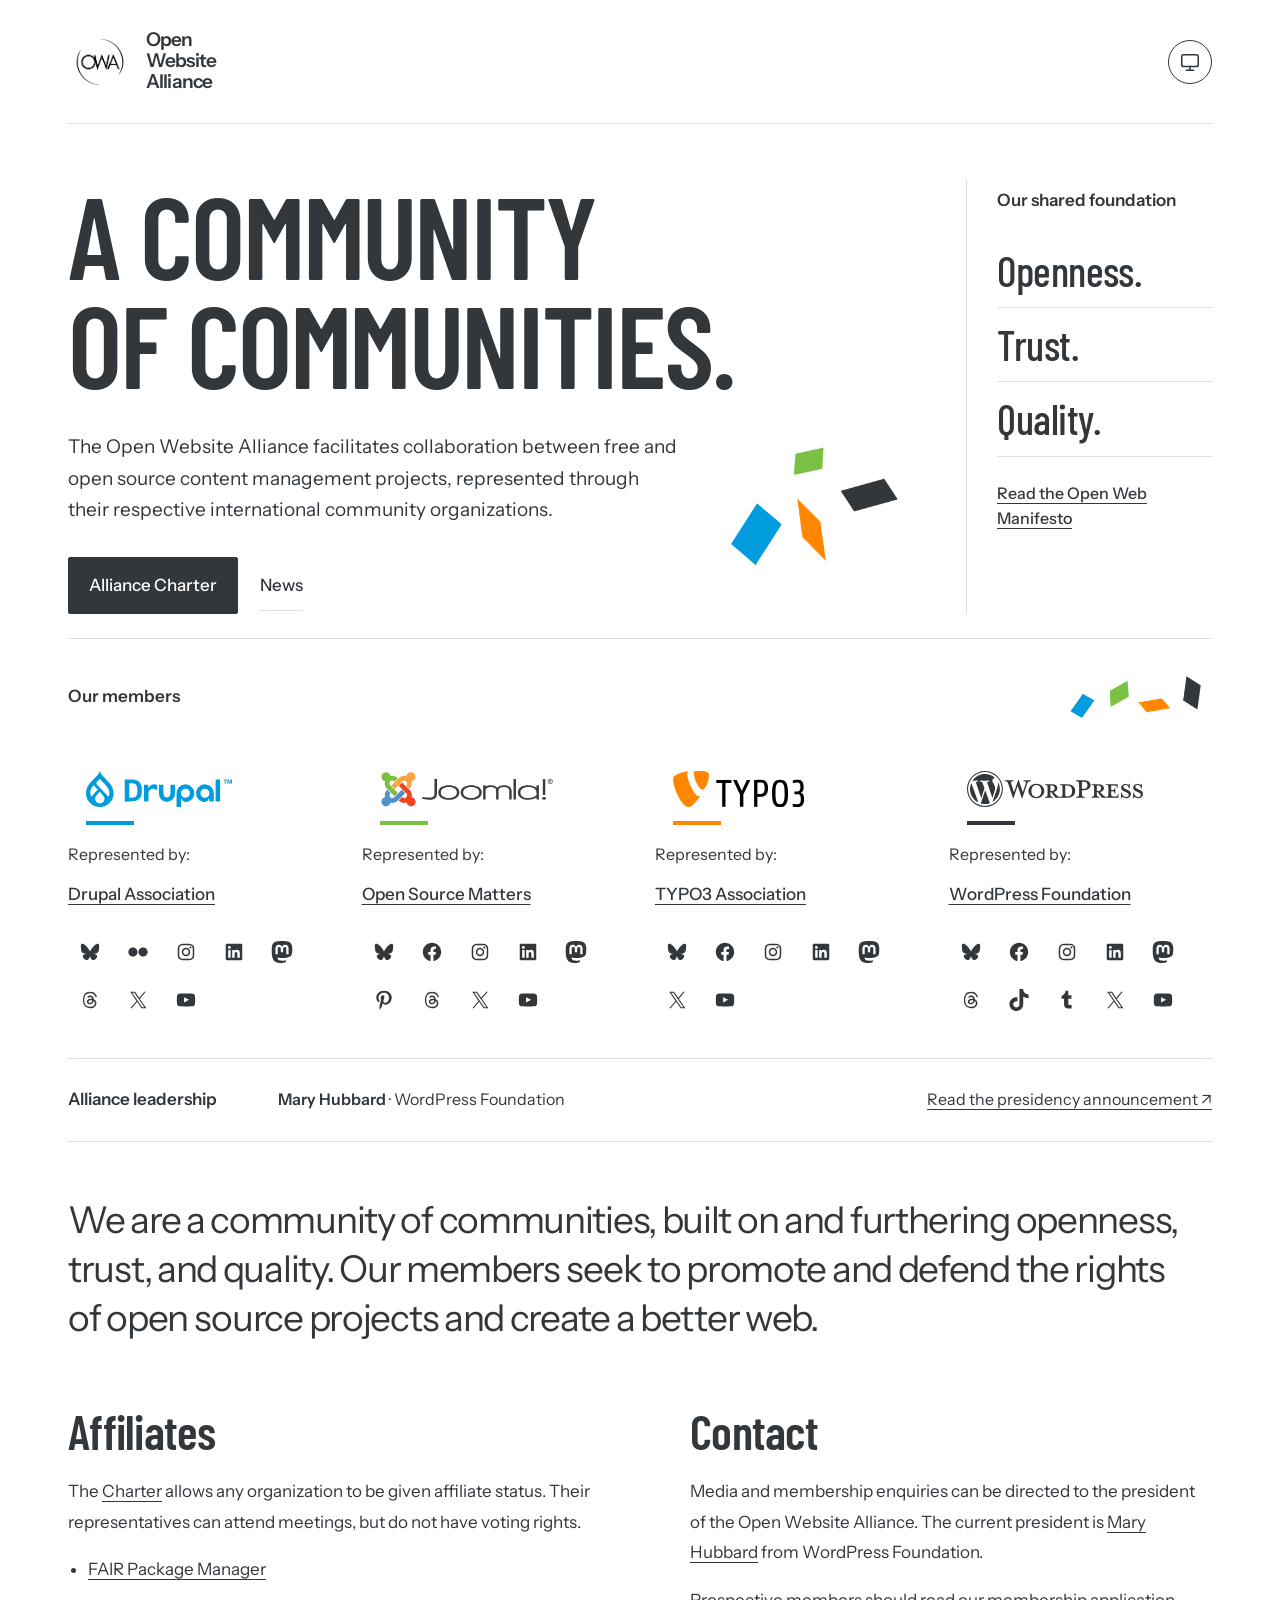
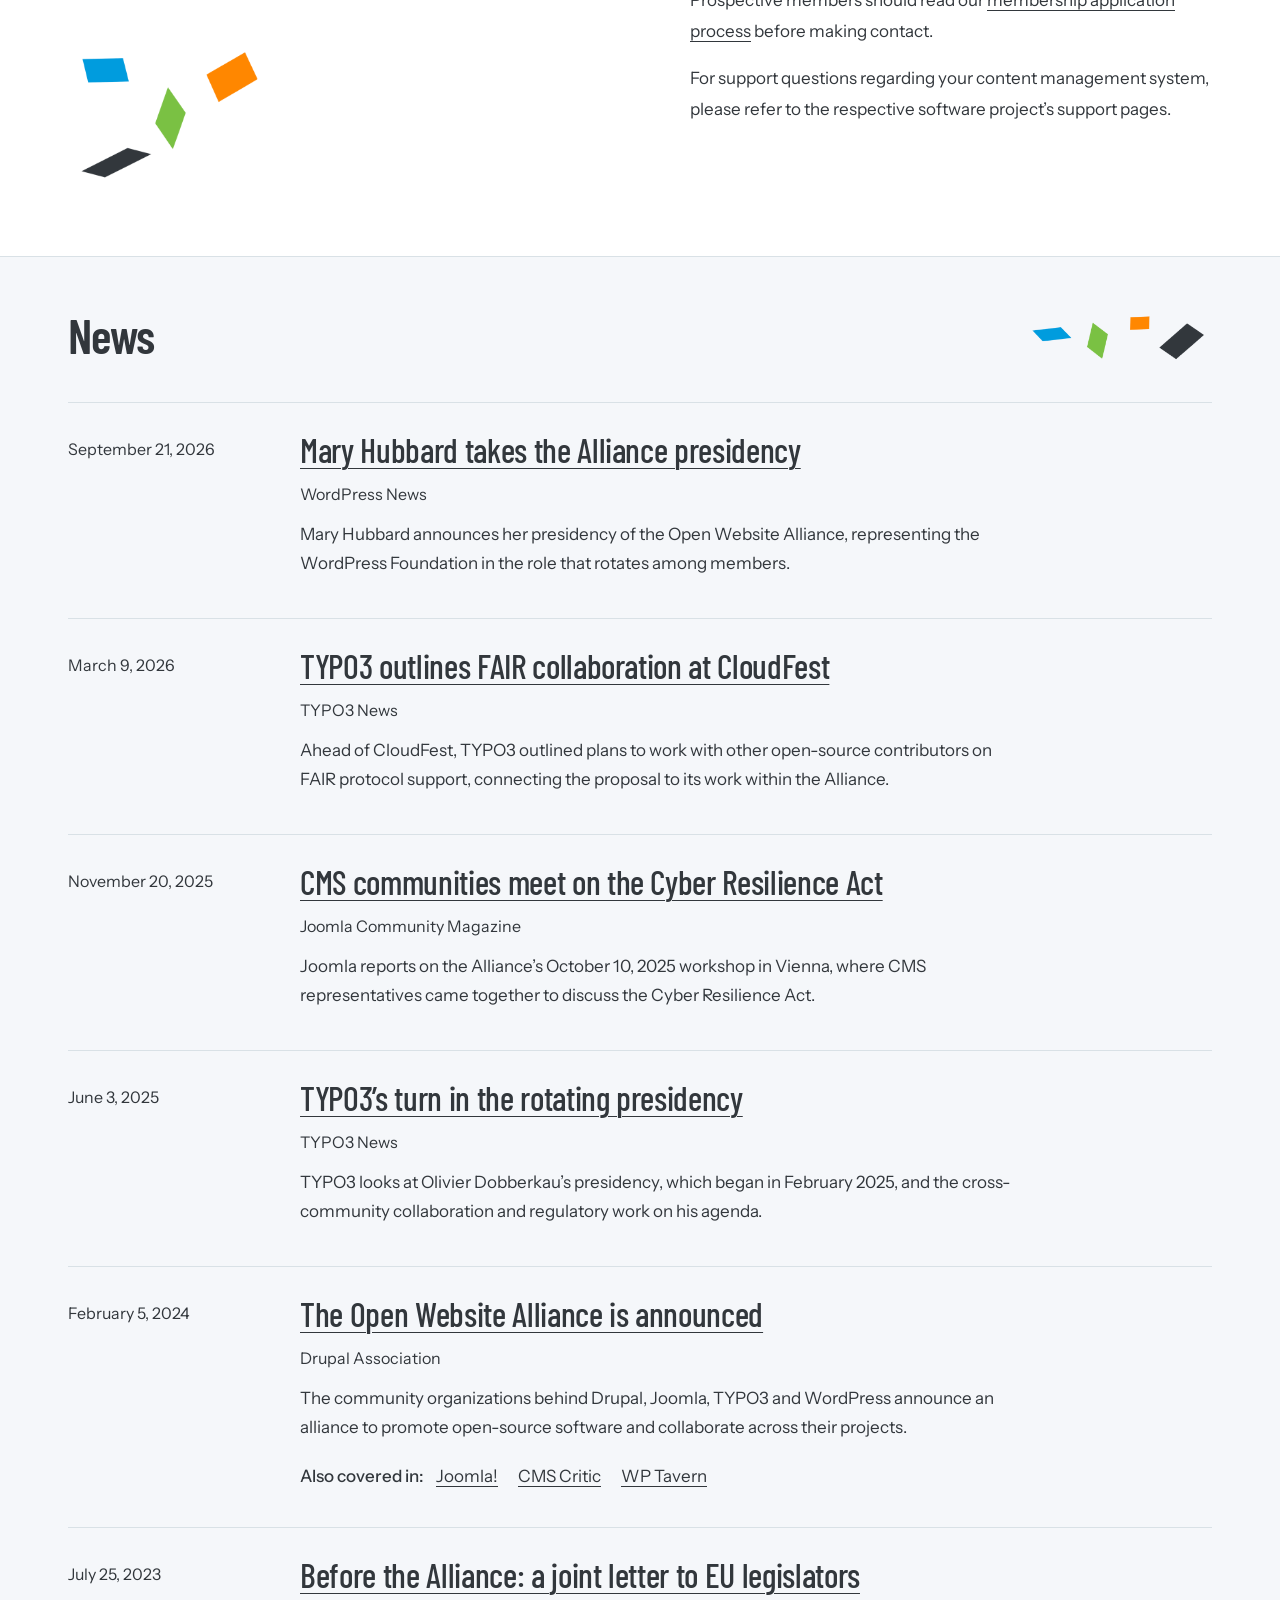
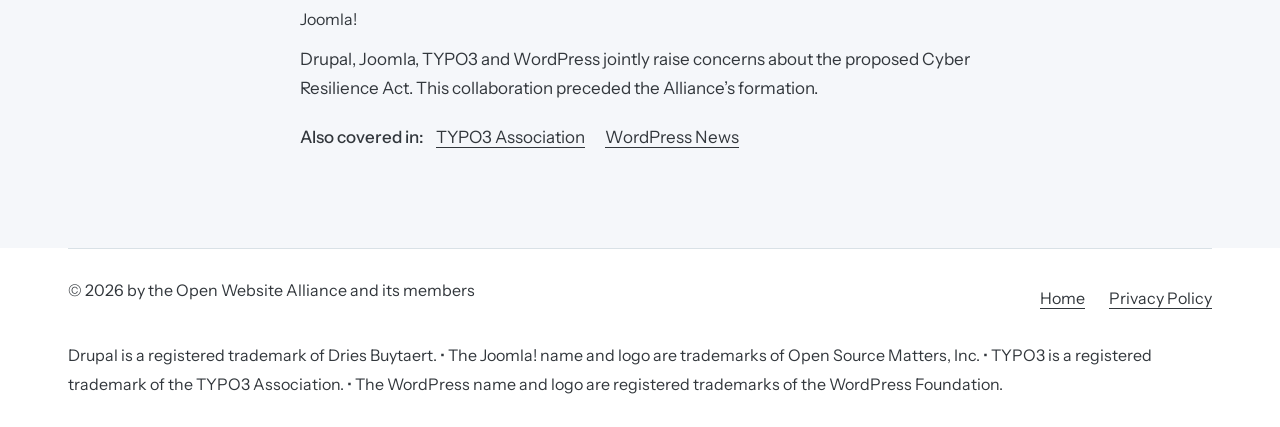
<file: site/index.html>
<!doctype html>

<html lang="en"
  ><head
    ><meta charset="utf-8" /><meta content="width=device-width,initial-scale=1" name="viewport" />
    <meta content="noindex,nofollow" name="robots" /><meta
      content="A community of communities. Collaboration between free and open source content management projects."
      name="description" />
    <title>Open Website Alliance</title
    ><link href="images/logos/OWA%20logo.png" rel="icon" type="image/png" />
    <script src="assets/theme.js?v=981907ee83bb"></script
    ><link href="assets/site.css?v=e73f342534eb" rel="stylesheet" /><meta
      content="no-referrer"
      name="referrer" /><meta content="website" property="og:type" /><meta
      content="Open Website Alliance"
      property="og:site_name" /><meta content="Open Website Alliance" property="og:title" /><meta
      content="A community of communities. Collaboration between free and open source content management projects."
      property="og:description" /><meta content="summary" name="twitter:card" /><meta
      content="Open Website Alliance"
      name="twitter:title" /><meta
      content="A community of communities. Collaboration between free and open source content management projects."
      name="twitter:description" /><meta
      content="https://eidolonnight.github.io/owa-website/images/logos/OWA%20logo.png"
      property="og:image" /><meta
      content="Open Website Alliance logo"
      property="og:image:alt" /><meta
      content="https://eidolonnight.github.io/owa-website/images/logos/OWA%20logo.png"
      name="twitter:image" /><meta
      content="Open Website Alliance logo"
      name="twitter:image:alt" /><link
      href="https://eidolonnight.github.io/owa-website/"
      rel="canonical" /><meta
      content="https://eidolonnight.github.io/owa-website/"
      property="og:url" /></head
  ><body class="a-porcelain-ink charter">
    <a class="skip" href="#main">Skip to content</a
    ><header class="masthead shell"
      ><a class="brand" href="index.html"
        ><img alt="" decoding="async" src="images/logos/OWA%20logo.png" /><span
          class="brand-wordmark"
          ><span>Open</span> <span>Website</span> <span>Alliance</span></span
        ></a
      ><div class="theme-control" hidden=""
        ><button
          aria-controls="theme-options"
          aria-expanded="false"
          aria-label="Color theme: System"
          data-preference="system"
          id="theme-mode"
          title="Color theme: System"
          type="button"
          ><svg
            aria-hidden="true"
            class="theme-icon theme-icon-system"
            focusable="false"
            viewbox="0 0 24 24"
          >
            <rect height="13" rx="2" width="18" x="3" y="4"></rect>
            <path d="M8 21h8m-4-4v4"></path></svg
          ><svg
            aria-hidden="true"
            class="theme-icon theme-icon-light"
            focusable="false"
            viewbox="0 0 24 24"
          >
            <circle cx="12" cy="12" r="4"></circle>
            <path
              d="M12 2v2m0 16v2M2 12h2m16 0h2M5 5l1.5 1.5m11 11L19 19M5 19l1.5-1.5m11-11L19 5"
            ></path></svg
          ><svg
            aria-hidden="true"
            class="theme-icon theme-icon-dark"
            focusable="false"
            viewbox="0 0 24 24"
          >
            <path d="M20.8 13.1A9 9 0 0 1 10.9 3.2a9 9 0 1 0 9.9 9.9Z"></path></svg></button
        ><div aria-label="Color theme" hidden="" id="theme-options" role="group"
          ><button aria-pressed="true" data-theme-choice="system" type="button">System</button
          ><button aria-pressed="false" data-theme-choice="light" type="button">Light</button
          ><button aria-pressed="false" data-theme-choice="dark" type="button">Dark</button></div
        ></div
      ></header
    >
    <main id="main" tabindex="-1"
      ><section class="hero shell"
        ><div class="hero-copy"
          ><h1
            >A community<br />
            of <em>communities.</em></h1
          ><p class="intro"
            >The Open Website Alliance facilitates collaboration between free and open source content management
            projects, represented through their respective international community organizations.</p
          ><div class="actions"
            ><a class="primary" href="charter.html">Alliance Charter</a
            ><a class="secondary" href="#news">News</a></div
          >
          <picture class="polygon-art hero-art" data-polygon-art="hero" aria-hidden="true"><source data-dark-art srcset="images/artwork/hero-dark.png" media="screen and (prefers-color-scheme: dark)"><img src="images/artwork/hero.png" width="1200" height="1000" alt="" decoding="async"></picture></div
        ><aside aria-label="Shared principles" class="principles"
          ><p class="section-label">Our shared foundation</p><p class="principle">Openness.</p
          ><p class="principle">Trust.</p><p class="principle">Quality.</p
          ><a href="charter.html#open-web-manifesto">Read the Open Web Manifesto</a
          ></aside
        ></section
      ><section aria-labelledby="member-title" class="members shell" id="members"
        ><div class="member-heading"
          ><h2 class="section-label" id="member-title">Our members</h2>
          <picture class="polygon-art members-art" data-polygon-art="members" aria-hidden="true"><source data-dark-art srcset="images/artwork/members-dark.png" media="screen and (prefers-color-scheme: dark)"><img src="images/artwork/members.png" width="560" height="200" alt="" decoding="async"></picture></div
        ><div class="member-grid"
          ><div class="member"
            ><a
              aria-describedby="external-link-hint"
              class="member-logo"
              href="https://www.drupal.org"
              rel="noopener noreferrer"
              target="_blank"
              ><picture
                ><source
                  data-dark-logo=""
                  media="screen and (prefers-color-scheme: dark)"
                  srcset="images/logos/drupal-dark.svg" /><img
                  alt="Drupal"
                  decoding="async"
                  src="images/logos/drupal.svg" /></picture></a
            ><p class="by">Represented by:</p
            ><a
              aria-describedby="external-link-hint"
              class="org"
              href="https://www.drupal.org/association"
              rel="noopener noreferrer"
              target="_blank"
              >Drupal Association</a
            ><ul aria-label="Drupal Association social profiles" class="member-socials"
              ><li
                ><a
                  aria-describedby="external-link-hint"
                  aria-label="Drupal Association on Bluesky"
                  data-platform="Bluesky"
                  href="https://bsky.app/profile/drupalassociation.bsky.social"
                  rel="noopener noreferrer"
                  target="_blank"
                  title="Drupal Association on Bluesky"
                  ><svg
                    aria-hidden="true"
                    focusable="false"
                    viewbox="0 0 24 24"
                    xmlns="http://www.w3.org/2000/svg"
                  >
                    <path
                      d="M6.3,4.2c2.3,1.7,4.8,5.3,5.7,7.2.9-1.9,3.4-5.4,5.7-7.2,1.7-1.3,4.3-2.2,4.3.9s-.4,5.2-.6,5.9c-.7,2.6-3.3,3.2-5.6,2.8,4,.7,5.1,3,2.9,5.3-5,5.2-6.7-2.8-6.7-2.8,0,0-1.7,8-6.7,2.8-2.2-2.3-1.2-4.6,2.9-5.3-2.3.4-4.9-.3-5.6-2.8-.2-.7-.6-5.3-.6-5.9,0-3.1,2.7-2.1,4.3-.9h0Z"
                    ></path></svg></a></li
              ><li
                ><a
                  aria-describedby="external-link-hint"
                  aria-label="Drupal Association on Flickr (photo archive)"
                  data-platform="Flickr"
                  href="https://www.flickr.com/photos/drupalassoc/"
                  rel="noopener noreferrer"
                  target="_blank"
                  title="Drupal Association on Flickr (photo archive)"
                  ><svg
                    aria-hidden="true"
                    focusable="false"
                    viewbox="0 0 24 24"
                    xmlns="http://www.w3.org/2000/svg"
                  >
                    <path
                      d="M6.5,7c-2.75,0-5,2.25-5,5s2.25,5,5,5s5-2.25,5-5S9.25,7,6.5,7z M17.5,7c-2.75,0-5,2.25-5,5s2.25,5,5,5s5-2.25,5-5 S20.25,7,17.5,7z"
                    ></path></svg></a></li
              ><li
                ><a
                  aria-describedby="external-link-hint"
                  aria-label="Drupal Association on Instagram"
                  data-platform="Instagram"
                  href="https://www.instagram.com/drupalassociation/"
                  rel="noopener noreferrer"
                  target="_blank"
                  title="Drupal Association on Instagram"
                  ><svg
                    aria-hidden="true"
                    focusable="false"
                    viewbox="0 0 24 24"
                    xmlns="http://www.w3.org/2000/svg"
                  >
                    <path
                      d="M12,4.622c2.403,0,2.688,0.009,3.637,0.052c0.877,0.04,1.354,0.187,1.671,0.31c0.42,0.163,0.72,0.358,1.035,0.673 c0.315,0.315,0.51,0.615,0.673,1.035c0.123,0.317,0.27,0.794,0.31,1.671c0.043,0.949,0.052,1.234,0.052,3.637 s-0.009,2.688-0.052,3.637c-0.04,0.877-0.187,1.354-0.31,1.671c-0.163,0.42-0.358,0.72-0.673,1.035 c-0.315,0.315-0.615,0.51-1.035,0.673c-0.317,0.123-0.794,0.27-1.671,0.31c-0.949,0.043-1.233,0.052-3.637,0.052 s-2.688-0.009-3.637-0.052c-0.877-0.04-1.354-0.187-1.671-0.31c-0.42-0.163-0.72-0.358-1.035-0.673 c-0.315-0.315-0.51-0.615-0.673-1.035c-0.123-0.317-0.27-0.794-0.31-1.671C4.631,14.688,4.622,14.403,4.622,12 s0.009-2.688,0.052-3.637c0.04-0.877,0.187-1.354,0.31-1.671c0.163-0.42,0.358-0.72,0.673-1.035 c0.315-0.315,0.615-0.51,1.035-0.673c0.317-0.123,0.794-0.27,1.671-0.31C9.312,4.631,9.597,4.622,12,4.622 M12,3 C9.556,3,9.249,3.01,8.289,3.054C7.331,3.098,6.677,3.25,6.105,3.472C5.513,3.702,5.011,4.01,4.511,4.511 c-0.5,0.5-0.808,1.002-1.038,1.594C3.25,6.677,3.098,7.331,3.054,8.289C3.01,9.249,3,9.556,3,12c0,2.444,0.01,2.751,0.054,3.711 c0.044,0.958,0.196,1.612,0.418,2.185c0.23,0.592,0.538,1.094,1.038,1.594c0.5,0.5,1.002,0.808,1.594,1.038 c0.572,0.222,1.227,0.375,2.185,0.418C9.249,20.99,9.556,21,12,21s2.751-0.01,3.711-0.054c0.958-0.044,1.612-0.196,2.185-0.418 c0.592-0.23,1.094-0.538,1.594-1.038c0.5-0.5,0.808-1.002,1.038-1.594c0.222-0.572,0.375-1.227,0.418-2.185 C20.99,14.751,21,14.444,21,12s-0.01-2.751-0.054-3.711c-0.044-0.958-0.196-1.612-0.418-2.185c-0.23-0.592-0.538-1.094-1.038-1.594 c-0.5-0.5-1.002-0.808-1.594-1.038c-0.572-0.222-1.227-0.375-2.185-0.418C14.751,3.01,14.444,3,12,3L12,3z M12,7.378 c-2.552,0-4.622,2.069-4.622,4.622S9.448,16.622,12,16.622s4.622-2.069,4.622-4.622S14.552,7.378,12,7.378z M12,15 c-1.657,0-3-1.343-3-3s1.343-3,3-3s3,1.343,3,3S13.657,15,12,15z M16.804,6.116c-0.596,0-1.08,0.484-1.08,1.08 s0.484,1.08,1.08,1.08c0.596,0,1.08-0.484,1.08-1.08S17.401,6.116,16.804,6.116z"
                    ></path></svg></a></li
              ><li
                ><a
                  aria-describedby="external-link-hint"
                  aria-label="Drupal Association on LinkedIn"
                  data-platform="LinkedIn"
                  href="https://www.linkedin.com/company/drupal-association/"
                  rel="noopener noreferrer"
                  target="_blank"
                  title="Drupal Association on LinkedIn"
                  ><svg
                    aria-hidden="true"
                    focusable="false"
                    viewbox="0 0 24 24"
                    xmlns="http://www.w3.org/2000/svg"
                  >
                    <path
                      d="M19.7,3H4.3C3.582,3,3,3.582,3,4.3v15.4C3,20.418,3.582,21,4.3,21h15.4c0.718,0,1.3-0.582,1.3-1.3V4.3 C21,3.582,20.418,3,19.7,3z M8.339,18.338H5.667v-8.59h2.672V18.338z M7.004,8.574c-0.857,0-1.549-0.694-1.549-1.548 c0-0.855,0.691-1.548,1.549-1.548c0.854,0,1.547,0.694,1.547,1.548C8.551,7.881,7.858,8.574,7.004,8.574z M18.339,18.338h-2.669 v-4.177c0-0.996-0.017-2.278-1.387-2.278c-1.389,0-1.601,1.086-1.601,2.206v4.249h-2.667v-8.59h2.559v1.174h0.037 c0.356-0.675,1.227-1.387,2.526-1.387c2.703,0,3.203,1.779,3.203,4.092V18.338z"
                    ></path></svg></a></li
              ><li
                ><a
                  aria-describedby="external-link-hint"
                  aria-label="Drupal Association on Mastodon"
                  data-platform="Mastodon"
                  href="https://mastodon.social/@drupalassoc"
                  rel="noopener noreferrer"
                  target="_blank"
                  title="Drupal Association on Mastodon"
                  ><svg
                    aria-hidden="true"
                    focusable="false"
                    viewbox="0 0 24 24"
                    xmlns="http://www.w3.org/2000/svg"
                  >
                    <path
                      d="M23.193 7.879c0-5.206-3.411-6.732-3.411-6.732C18.062.357 15.108.025 12.041 0h-.076c-3.068.025-6.02.357-7.74 1.147 0 0-3.411 1.526-3.411 6.732 0 1.192-.023 2.618.015 4.129.124 5.092.934 10.109 5.641 11.355 2.17.574 4.034.695 5.535.612 2.722-.15 4.25-.972 4.25-.972l-.09-1.975s-1.945.613-4.129.539c-2.165-.074-4.449-.233-4.799-2.891a5.499 5.499 0 0 1-.048-.745s2.125.52 4.817.643c1.646.075 3.19-.097 4.758-.283 3.007-.359 5.625-2.212 5.954-3.905.517-2.665.475-6.507.475-6.507zm-4.024 6.709h-2.497V8.469c0-1.29-.543-1.944-1.628-1.944-1.2 0-1.802.776-1.802 2.312v3.349h-2.483v-3.35c0-1.536-.602-2.312-1.802-2.312-1.085 0-1.628.655-1.628 1.944v6.119H4.832V8.284c0-1.289.328-2.313.987-3.07.68-.758 1.569-1.146 2.674-1.146 1.278 0 2.246.491 2.886 1.474L12 6.585l.622-1.043c.64-.983 1.608-1.474 2.886-1.474 1.104 0 1.994.388 2.674 1.146.658.757.986 1.781.986 3.07v6.304z"
                    ></path></svg></a></li
              ><li
                ><a
                  aria-describedby="external-link-hint"
                  aria-label="Drupal Association on Threads"
                  data-platform="Threads"
                  href="https://www.threads.com/@drupalassociation"
                  rel="noopener noreferrer"
                  target="_blank"
                  title="Drupal Association on Threads"
                  ><svg
                    aria-hidden="true"
                    focusable="false"
                    viewbox="0 0 24 24"
                    xmlns="http://www.w3.org/2000/svg"
                  >
                    <path
                      d="M16.3 11.3c-.1 0-.2-.1-.2-.1-.1-2.6-1.5-4-3.9-4-1.4 0-2.6.6-3.3 1.7l1.3.9c.5-.8 1.4-1 2-1 .8 0 1.4.2 1.7.7.3.3.5.8.5 1.3-.7-.1-1.4-.2-2.2-.1-2.2.1-3.7 1.4-3.6 3.2 0 .9.5 1.7 1.3 2.2.7.4 1.5.6 2.4.6 1.2-.1 2.1-.5 2.7-1.3.5-.6.8-1.4.9-2.4.6.3 1 .8 1.2 1.3.4.9.4 2.4-.8 3.6-1.1 1.1-2.3 1.5-4.3 1.5-2.1 0-3.8-.7-4.8-2S5.7 14.3 5.7 12c0-2.3.5-4.1 1.5-5.4 1.1-1.3 2.7-2 4.8-2 2.2 0 3.8.7 4.9 2 .5.7.9 1.5 1.2 2.5l1.5-.4c-.3-1.2-.8-2.2-1.5-3.1-1.3-1.7-3.3-2.6-6-2.6-2.6 0-4.7.9-6 2.6C4.9 7.2 4.3 9.3 4.3 12s.6 4.8 1.9 6.4c1.4 1.7 3.4 2.6 6 2.6 2.3 0 4-.6 5.3-2 1.8-1.8 1.7-4 1.1-5.4-.4-.9-1.2-1.7-2.3-2.3zm-4 3.8c-1 .1-2-.4-2-1.3 0-.7.5-1.5 2.1-1.6h.5c.6 0 1.1.1 1.6.2-.2 2.3-1.3 2.7-2.2 2.7z"
                    ></path></svg></a></li
              ><li
                ><a
                  aria-describedby="external-link-hint"
                  aria-label="Drupal Association on X (signpost account)"
                  data-platform="X"
                  href="https://twitter.com/DrupalAssoc"
                  rel="noopener noreferrer"
                  target="_blank"
                  title="Drupal Association on X (signpost account)"
                  ><svg
                    aria-hidden="true"
                    focusable="false"
                    viewbox="0 0 24 24"
                    xmlns="http://www.w3.org/2000/svg"
                  >
                    <path
                      d="M13.982 10.622 20.54 3h-1.554l-5.693 6.618L8.745 3H3.5l6.876 10.007L3.5 21h1.554l6.012-6.989L15.868 21h5.245l-7.131-10.378Zm-2.128 2.474-.697-.997-5.543-7.93H8l4.474 6.4.697.996 5.815 8.318h-2.387l-4.745-6.787Z"
                    ></path></svg></a></li
              ><li
                ><a
                  aria-describedby="external-link-hint"
                  aria-label="Drupal Association on YouTube"
                  data-platform="YouTube"
                  href="https://www.youtube.com/@DrupalAssociation"
                  rel="noopener noreferrer"
                  target="_blank"
                  title="Drupal Association on YouTube"
                  ><svg
                    aria-hidden="true"
                    focusable="false"
                    viewbox="0 0 24 24"
                    xmlns="http://www.w3.org/2000/svg"
                  >
                    <path
                      d="M21.8,8.001c0,0-0.195-1.378-0.795-1.985c-0.76-0.797-1.613-0.801-2.004-0.847c-2.799-0.202-6.997-0.202-6.997-0.202 h-0.009c0,0-4.198,0-6.997,0.202C4.608,5.216,3.756,5.22,2.995,6.016C2.395,6.623,2.2,8.001,2.2,8.001S2,9.62,2,11.238v1.517 c0,1.618,0.2,3.237,0.2,3.237s0.195,1.378,0.795,1.985c0.761,0.797,1.76,0.771,2.205,0.855c1.6,0.153,6.8,0.201,6.8,0.201 s4.203-0.006,7.001-0.209c0.391-0.047,1.243-0.051,2.004-0.847c0.6-0.607,0.795-1.985,0.795-1.985s0.2-1.618,0.2-3.237v-1.517 C22,9.62,21.8,8.001,21.8,8.001z M9.935,14.594l-0.001-5.62l5.404,2.82L9.935,14.594z"
                    ></path></svg></a></li></ul></div
          ><div class="member"
            ><a
              aria-describedby="external-link-hint"
              class="member-logo"
              href="https://www.joomla.org"
              rel="noopener noreferrer"
              target="_blank"
              ><picture
                ><source
                  data-dark-logo=""
                  media="screen and (prefers-color-scheme: dark)"
                  srcset="images/logos/joomla-dark.svg" /><img
                  alt="Joomla!"
                  decoding="async"
                  src="images/logos/joomla.svg" /></picture></a
            ><p class="by">Represented by:</p
            ><a
              aria-describedby="external-link-hint"
              class="org"
              href="https://www.opensourcematters.org"
              rel="noopener noreferrer"
              target="_blank"
              >Open Source Matters</a
            ><ul aria-label="Joomla! social profiles" class="member-socials"
              ><li
                ><a
                  aria-describedby="external-link-hint"
                  aria-label="Joomla! on Bluesky"
                  data-platform="Bluesky"
                  href="https://bsky.app/profile/joomla.org"
                  rel="noopener noreferrer"
                  target="_blank"
                  title="Joomla! on Bluesky"
                  ><svg
                    aria-hidden="true"
                    focusable="false"
                    viewbox="0 0 24 24"
                    xmlns="http://www.w3.org/2000/svg"
                  >
                    <path
                      d="M6.3,4.2c2.3,1.7,4.8,5.3,5.7,7.2.9-1.9,3.4-5.4,5.7-7.2,1.7-1.3,4.3-2.2,4.3.9s-.4,5.2-.6,5.9c-.7,2.6-3.3,3.2-5.6,2.8,4,.7,5.1,3,2.9,5.3-5,5.2-6.7-2.8-6.7-2.8,0,0-1.7,8-6.7,2.8-2.2-2.3-1.2-4.6,2.9-5.3-2.3.4-4.9-.3-5.6-2.8-.2-.7-.6-5.3-.6-5.9,0-3.1,2.7-2.1,4.3-.9h0Z"
                    ></path></svg></a></li
              ><li
                ><a
                  aria-describedby="external-link-hint"
                  aria-label="Joomla! on Facebook"
                  data-platform="Facebook"
                  href="https://www.facebook.com/joomla"
                  rel="noopener noreferrer"
                  target="_blank"
                  title="Joomla! on Facebook"
                  ><svg
                    aria-hidden="true"
                    focusable="false"
                    viewbox="0 0 24 24"
                    xmlns="http://www.w3.org/2000/svg"
                  >
                    <path
                      d="M12 2C6.5 2 2 6.5 2 12c0 5 3.7 9.1 8.4 9.9v-7H7.9V12h2.5V9.8c0-2.5 1.5-3.9 3.8-3.9 1.1 0 2.2.2 2.2.2v2.5h-1.3c-1.2 0-1.6.8-1.6 1.6V12h2.8l-.4 2.9h-2.3v7C18.3 21.1 22 17 22 12c0-5.5-4.5-10-10-10z"
                    ></path></svg></a></li
              ><li
                ><a
                  aria-describedby="external-link-hint"
                  aria-label="Joomla! on Instagram"
                  data-platform="Instagram"
                  href="https://www.instagram.com/joomlaofficial/"
                  rel="noopener noreferrer"
                  target="_blank"
                  title="Joomla! on Instagram"
                  ><svg
                    aria-hidden="true"
                    focusable="false"
                    viewbox="0 0 24 24"
                    xmlns="http://www.w3.org/2000/svg"
                  >
                    <path
                      d="M12,4.622c2.403,0,2.688,0.009,3.637,0.052c0.877,0.04,1.354,0.187,1.671,0.31c0.42,0.163,0.72,0.358,1.035,0.673 c0.315,0.315,0.51,0.615,0.673,1.035c0.123,0.317,0.27,0.794,0.31,1.671c0.043,0.949,0.052,1.234,0.052,3.637 s-0.009,2.688-0.052,3.637c-0.04,0.877-0.187,1.354-0.31,1.671c-0.163,0.42-0.358,0.72-0.673,1.035 c-0.315,0.315-0.615,0.51-1.035,0.673c-0.317,0.123-0.794,0.27-1.671,0.31c-0.949,0.043-1.233,0.052-3.637,0.052 s-2.688-0.009-3.637-0.052c-0.877-0.04-1.354-0.187-1.671-0.31c-0.42-0.163-0.72-0.358-1.035-0.673 c-0.315-0.315-0.51-0.615-0.673-1.035c-0.123-0.317-0.27-0.794-0.31-1.671C4.631,14.688,4.622,14.403,4.622,12 s0.009-2.688,0.052-3.637c0.04-0.877,0.187-1.354,0.31-1.671c0.163-0.42,0.358-0.72,0.673-1.035 c0.315-0.315,0.615-0.51,1.035-0.673c0.317-0.123,0.794-0.27,1.671-0.31C9.312,4.631,9.597,4.622,12,4.622 M12,3 C9.556,3,9.249,3.01,8.289,3.054C7.331,3.098,6.677,3.25,6.105,3.472C5.513,3.702,5.011,4.01,4.511,4.511 c-0.5,0.5-0.808,1.002-1.038,1.594C3.25,6.677,3.098,7.331,3.054,8.289C3.01,9.249,3,9.556,3,12c0,2.444,0.01,2.751,0.054,3.711 c0.044,0.958,0.196,1.612,0.418,2.185c0.23,0.592,0.538,1.094,1.038,1.594c0.5,0.5,1.002,0.808,1.594,1.038 c0.572,0.222,1.227,0.375,2.185,0.418C9.249,20.99,9.556,21,12,21s2.751-0.01,3.711-0.054c0.958-0.044,1.612-0.196,2.185-0.418 c0.592-0.23,1.094-0.538,1.594-1.038c0.5-0.5,0.808-1.002,1.038-1.594c0.222-0.572,0.375-1.227,0.418-2.185 C20.99,14.751,21,14.444,21,12s-0.01-2.751-0.054-3.711c-0.044-0.958-0.196-1.612-0.418-2.185c-0.23-0.592-0.538-1.094-1.038-1.594 c-0.5-0.5-1.002-0.808-1.594-1.038c-0.572-0.222-1.227-0.375-2.185-0.418C14.751,3.01,14.444,3,12,3L12,3z M12,7.378 c-2.552,0-4.622,2.069-4.622,4.622S9.448,16.622,12,16.622s4.622-2.069,4.622-4.622S14.552,7.378,12,7.378z M12,15 c-1.657,0-3-1.343-3-3s1.343-3,3-3s3,1.343,3,3S13.657,15,12,15z M16.804,6.116c-0.596,0-1.08,0.484-1.08,1.08 s0.484,1.08,1.08,1.08c0.596,0,1.08-0.484,1.08-1.08S17.401,6.116,16.804,6.116z"
                    ></path></svg></a></li
              ><li
                ><a
                  aria-describedby="external-link-hint"
                  aria-label="Joomla! on LinkedIn"
                  data-platform="LinkedIn"
                  href="https://www.linkedin.com/company/joomla"
                  rel="noopener noreferrer"
                  target="_blank"
                  title="Joomla! on LinkedIn"
                  ><svg
                    aria-hidden="true"
                    focusable="false"
                    viewbox="0 0 24 24"
                    xmlns="http://www.w3.org/2000/svg"
                  >
                    <path
                      d="M19.7,3H4.3C3.582,3,3,3.582,3,4.3v15.4C3,20.418,3.582,21,4.3,21h15.4c0.718,0,1.3-0.582,1.3-1.3V4.3 C21,3.582,20.418,3,19.7,3z M8.339,18.338H5.667v-8.59h2.672V18.338z M7.004,8.574c-0.857,0-1.549-0.694-1.549-1.548 c0-0.855,0.691-1.548,1.549-1.548c0.854,0,1.547,0.694,1.547,1.548C8.551,7.881,7.858,8.574,7.004,8.574z M18.339,18.338h-2.669 v-4.177c0-0.996-0.017-2.278-1.387-2.278c-1.389,0-1.601,1.086-1.601,2.206v4.249h-2.667v-8.59h2.559v1.174h0.037 c0.356-0.675,1.227-1.387,2.526-1.387c2.703,0,3.203,1.779,3.203,4.092V18.338z"
                    ></path></svg></a></li
              ><li
                ><a
                  aria-describedby="external-link-hint"
                  aria-label="Joomla! on Mastodon"
                  data-platform="Mastodon"
                  href="https://joomla.social/@joomla"
                  rel="noopener noreferrer"
                  target="_blank"
                  title="Joomla! on Mastodon"
                  ><svg
                    aria-hidden="true"
                    focusable="false"
                    viewbox="0 0 24 24"
                    xmlns="http://www.w3.org/2000/svg"
                  >
                    <path
                      d="M23.193 7.879c0-5.206-3.411-6.732-3.411-6.732C18.062.357 15.108.025 12.041 0h-.076c-3.068.025-6.02.357-7.74 1.147 0 0-3.411 1.526-3.411 6.732 0 1.192-.023 2.618.015 4.129.124 5.092.934 10.109 5.641 11.355 2.17.574 4.034.695 5.535.612 2.722-.15 4.25-.972 4.25-.972l-.09-1.975s-1.945.613-4.129.539c-2.165-.074-4.449-.233-4.799-2.891a5.499 5.499 0 0 1-.048-.745s2.125.52 4.817.643c1.646.075 3.19-.097 4.758-.283 3.007-.359 5.625-2.212 5.954-3.905.517-2.665.475-6.507.475-6.507zm-4.024 6.709h-2.497V8.469c0-1.29-.543-1.944-1.628-1.944-1.2 0-1.802.776-1.802 2.312v3.349h-2.483v-3.35c0-1.536-.602-2.312-1.802-2.312-1.085 0-1.628.655-1.628 1.944v6.119H4.832V8.284c0-1.289.328-2.313.987-3.07.68-.758 1.569-1.146 2.674-1.146 1.278 0 2.246.491 2.886 1.474L12 6.585l.622-1.043c.64-.983 1.608-1.474 2.886-1.474 1.104 0 1.994.388 2.674 1.146.658.757.986 1.781.986 3.07v6.304z"
                    ></path></svg></a></li
              ><li
                ><a
                  aria-describedby="external-link-hint"
                  aria-label="Joomla! on Pinterest"
                  data-platform="Pinterest"
                  href="https://www.pinterest.com/joomla"
                  rel="noopener noreferrer"
                  target="_blank"
                  title="Joomla! on Pinterest"
                  ><svg
                    aria-hidden="true"
                    focusable="false"
                    viewbox="0 0 24 24"
                    xmlns="http://www.w3.org/2000/svg"
                  >
                    <path
                      d="M12.289,2C6.617,2,3.606,5.648,3.606,9.622c0,1.846,1.025,4.146,2.666,4.878c0.25,0.111,0.381,0.063,0.439-0.169 c0.044-0.175,0.267-1.029,0.365-1.428c0.032-0.128,0.017-0.237-0.091-0.362C6.445,11.911,6.01,10.75,6.01,9.668 c0-2.777,2.194-5.464,5.933-5.464c3.23,0,5.49,2.108,5.49,5.122c0,3.407-1.794,5.768-4.13,5.768c-1.291,0-2.257-1.021-1.948-2.277 c0.372-1.495,1.089-3.112,1.089-4.191c0-0.967-0.542-1.775-1.663-1.775c-1.319,0-2.379,1.309-2.379,3.059 c0,1.115,0.394,1.869,0.394,1.869s-1.302,5.279-1.54,6.261c-0.405,1.666,0.053,4.368,0.094,4.604 c0.021,0.126,0.167,0.169,0.25,0.063c0.129-0.165,1.699-2.419,2.142-4.051c0.158-0.59,0.817-2.995,0.817-2.995 c0.43,0.784,1.681,1.446,3.013,1.446c3.963,0,6.822-3.494,6.822-7.833C20.394,5.112,16.849,2,12.289,2"
                    ></path></svg></a></li
              ><li
                ><a
                  aria-describedby="external-link-hint"
                  aria-label="Joomla! on Threads"
                  data-platform="Threads"
                  href="https://www.threads.com/@joomlaofficial"
                  rel="noopener noreferrer"
                  target="_blank"
                  title="Joomla! on Threads"
                  ><svg
                    aria-hidden="true"
                    focusable="false"
                    viewbox="0 0 24 24"
                    xmlns="http://www.w3.org/2000/svg"
                  >
                    <path
                      d="M16.3 11.3c-.1 0-.2-.1-.2-.1-.1-2.6-1.5-4-3.9-4-1.4 0-2.6.6-3.3 1.7l1.3.9c.5-.8 1.4-1 2-1 .8 0 1.4.2 1.7.7.3.3.5.8.5 1.3-.7-.1-1.4-.2-2.2-.1-2.2.1-3.7 1.4-3.6 3.2 0 .9.5 1.7 1.3 2.2.7.4 1.5.6 2.4.6 1.2-.1 2.1-.5 2.7-1.3.5-.6.8-1.4.9-2.4.6.3 1 .8 1.2 1.3.4.9.4 2.4-.8 3.6-1.1 1.1-2.3 1.5-4.3 1.5-2.1 0-3.8-.7-4.8-2S5.7 14.3 5.7 12c0-2.3.5-4.1 1.5-5.4 1.1-1.3 2.7-2 4.8-2 2.2 0 3.8.7 4.9 2 .5.7.9 1.5 1.2 2.5l1.5-.4c-.3-1.2-.8-2.2-1.5-3.1-1.3-1.7-3.3-2.6-6-2.6-2.6 0-4.7.9-6 2.6C4.9 7.2 4.3 9.3 4.3 12s.6 4.8 1.9 6.4c1.4 1.7 3.4 2.6 6 2.6 2.3 0 4-.6 5.3-2 1.8-1.8 1.7-4 1.1-5.4-.4-.9-1.2-1.7-2.3-2.3zm-4 3.8c-1 .1-2-.4-2-1.3 0-.7.5-1.5 2.1-1.6h.5c.6 0 1.1.1 1.6.2-.2 2.3-1.3 2.7-2.2 2.7z"
                    ></path></svg></a></li
              ><li
                ><a
                  aria-describedby="external-link-hint"
                  aria-label="Joomla! on X"
                  data-platform="X"
                  href="https://x.com/joomla"
                  rel="noopener noreferrer"
                  target="_blank"
                  title="Joomla! on X"
                  ><svg
                    aria-hidden="true"
                    focusable="false"
                    viewbox="0 0 24 24"
                    xmlns="http://www.w3.org/2000/svg"
                  >
                    <path
                      d="M13.982 10.622 20.54 3h-1.554l-5.693 6.618L8.745 3H3.5l6.876 10.007L3.5 21h1.554l6.012-6.989L15.868 21h5.245l-7.131-10.378Zm-2.128 2.474-.697-.997-5.543-7.93H8l4.474 6.4.697.996 5.815 8.318h-2.387l-4.745-6.787Z"
                    ></path></svg></a></li
              ><li
                ><a
                  aria-describedby="external-link-hint"
                  aria-label="Joomla! on YouTube"
                  data-platform="YouTube"
                  href="https://www.youtube.com/@joomla"
                  rel="noopener noreferrer"
                  target="_blank"
                  title="Joomla! on YouTube"
                  ><svg
                    aria-hidden="true"
                    focusable="false"
                    viewbox="0 0 24 24"
                    xmlns="http://www.w3.org/2000/svg"
                  >
                    <path
                      d="M21.8,8.001c0,0-0.195-1.378-0.795-1.985c-0.76-0.797-1.613-0.801-2.004-0.847c-2.799-0.202-6.997-0.202-6.997-0.202 h-0.009c0,0-4.198,0-6.997,0.202C4.608,5.216,3.756,5.22,2.995,6.016C2.395,6.623,2.2,8.001,2.2,8.001S2,9.62,2,11.238v1.517 c0,1.618,0.2,3.237,0.2,3.237s0.195,1.378,0.795,1.985c0.761,0.797,1.76,0.771,2.205,0.855c1.6,0.153,6.8,0.201,6.8,0.201 s4.203-0.006,7.001-0.209c0.391-0.047,1.243-0.051,2.004-0.847c0.6-0.607,0.795-1.985,0.795-1.985s0.2-1.618,0.2-3.237v-1.517 C22,9.62,21.8,8.001,21.8,8.001z M9.935,14.594l-0.001-5.62l5.404,2.82L9.935,14.594z"
                    ></path></svg></a></li></ul></div
          ><div class="member"
            ><a
              aria-describedby="external-link-hint"
              class="member-logo"
              href="https://www.typo3.com"
              rel="noopener noreferrer"
              target="_blank"
              ><picture
                ><source
                  data-dark-logo=""
                  media="screen and (prefers-color-scheme: dark)"
                  srcset="images/logos/typo3-dark.svg" /><img
                  alt="TYPO3"
                  decoding="async"
                  src="images/logos/typo3.svg" /></picture></a
            ><p class="by">Represented by:</p
            ><a
              aria-describedby="external-link-hint"
              class="org"
              href="https://www.typo3.org/association"
              rel="noopener noreferrer"
              target="_blank"
              >TYPO3 Association</a
            ><ul aria-label="TYPO3 social profiles" class="member-socials"
              ><li
                ><a
                  aria-describedby="external-link-hint"
                  aria-label="TYPO3 on Bluesky"
                  data-platform="Bluesky"
                  href="https://bsky.app/profile/typo3.com"
                  rel="noopener noreferrer"
                  target="_blank"
                  title="TYPO3 on Bluesky"
                  ><svg
                    aria-hidden="true"
                    focusable="false"
                    viewbox="0 0 24 24"
                    xmlns="http://www.w3.org/2000/svg"
                  >
                    <path
                      d="M6.3,4.2c2.3,1.7,4.8,5.3,5.7,7.2.9-1.9,3.4-5.4,5.7-7.2,1.7-1.3,4.3-2.2,4.3.9s-.4,5.2-.6,5.9c-.7,2.6-3.3,3.2-5.6,2.8,4,.7,5.1,3,2.9,5.3-5,5.2-6.7-2.8-6.7-2.8,0,0-1.7,8-6.7,2.8-2.2-2.3-1.2-4.6,2.9-5.3-2.3.4-4.9-.3-5.6-2.8-.2-.7-.6-5.3-.6-5.9,0-3.1,2.7-2.1,4.3-.9h0Z"
                    ></path></svg></a></li
              ><li
                ><a
                  aria-describedby="external-link-hint"
                  aria-label="TYPO3 on Facebook"
                  data-platform="Facebook"
                  href="https://www.facebook.com/typo3"
                  rel="noopener noreferrer"
                  target="_blank"
                  title="TYPO3 on Facebook"
                  ><svg
                    aria-hidden="true"
                    focusable="false"
                    viewbox="0 0 24 24"
                    xmlns="http://www.w3.org/2000/svg"
                  >
                    <path
                      d="M12 2C6.5 2 2 6.5 2 12c0 5 3.7 9.1 8.4 9.9v-7H7.9V12h2.5V9.8c0-2.5 1.5-3.9 3.8-3.9 1.1 0 2.2.2 2.2.2v2.5h-1.3c-1.2 0-1.6.8-1.6 1.6V12h2.8l-.4 2.9h-2.3v7C18.3 21.1 22 17 22 12c0-5.5-4.5-10-10-10z"
                    ></path></svg></a></li
              ><li
                ><a
                  aria-describedby="external-link-hint"
                  aria-label="TYPO3 on Instagram"
                  data-platform="Instagram"
                  href="https://www.instagram.com/typo3_official"
                  rel="noopener noreferrer"
                  target="_blank"
                  title="TYPO3 on Instagram"
                  ><svg
                    aria-hidden="true"
                    focusable="false"
                    viewbox="0 0 24 24"
                    xmlns="http://www.w3.org/2000/svg"
                  >
                    <path
                      d="M12,4.622c2.403,0,2.688,0.009,3.637,0.052c0.877,0.04,1.354,0.187,1.671,0.31c0.42,0.163,0.72,0.358,1.035,0.673 c0.315,0.315,0.51,0.615,0.673,1.035c0.123,0.317,0.27,0.794,0.31,1.671c0.043,0.949,0.052,1.234,0.052,3.637 s-0.009,2.688-0.052,3.637c-0.04,0.877-0.187,1.354-0.31,1.671c-0.163,0.42-0.358,0.72-0.673,1.035 c-0.315,0.315-0.615,0.51-1.035,0.673c-0.317,0.123-0.794,0.27-1.671,0.31c-0.949,0.043-1.233,0.052-3.637,0.052 s-2.688-0.009-3.637-0.052c-0.877-0.04-1.354-0.187-1.671-0.31c-0.42-0.163-0.72-0.358-1.035-0.673 c-0.315-0.315-0.51-0.615-0.673-1.035c-0.123-0.317-0.27-0.794-0.31-1.671C4.631,14.688,4.622,14.403,4.622,12 s0.009-2.688,0.052-3.637c0.04-0.877,0.187-1.354,0.31-1.671c0.163-0.42,0.358-0.72,0.673-1.035 c0.315-0.315,0.615-0.51,1.035-0.673c0.317-0.123,0.794-0.27,1.671-0.31C9.312,4.631,9.597,4.622,12,4.622 M12,3 C9.556,3,9.249,3.01,8.289,3.054C7.331,3.098,6.677,3.25,6.105,3.472C5.513,3.702,5.011,4.01,4.511,4.511 c-0.5,0.5-0.808,1.002-1.038,1.594C3.25,6.677,3.098,7.331,3.054,8.289C3.01,9.249,3,9.556,3,12c0,2.444,0.01,2.751,0.054,3.711 c0.044,0.958,0.196,1.612,0.418,2.185c0.23,0.592,0.538,1.094,1.038,1.594c0.5,0.5,1.002,0.808,1.594,1.038 c0.572,0.222,1.227,0.375,2.185,0.418C9.249,20.99,9.556,21,12,21s2.751-0.01,3.711-0.054c0.958-0.044,1.612-0.196,2.185-0.418 c0.592-0.23,1.094-0.538,1.594-1.038c0.5-0.5,0.808-1.002,1.038-1.594c0.222-0.572,0.375-1.227,0.418-2.185 C20.99,14.751,21,14.444,21,12s-0.01-2.751-0.054-3.711c-0.044-0.958-0.196-1.612-0.418-2.185c-0.23-0.592-0.538-1.094-1.038-1.594 c-0.5-0.5-1.002-0.808-1.594-1.038c-0.572-0.222-1.227-0.375-2.185-0.418C14.751,3.01,14.444,3,12,3L12,3z M12,7.378 c-2.552,0-4.622,2.069-4.622,4.622S9.448,16.622,12,16.622s4.622-2.069,4.622-4.622S14.552,7.378,12,7.378z M12,15 c-1.657,0-3-1.343-3-3s1.343-3,3-3s3,1.343,3,3S13.657,15,12,15z M16.804,6.116c-0.596,0-1.08,0.484-1.08,1.08 s0.484,1.08,1.08,1.08c0.596,0,1.08-0.484,1.08-1.08S17.401,6.116,16.804,6.116z"
                    ></path></svg></a></li
              ><li
                ><a
                  aria-describedby="external-link-hint"
                  aria-label="TYPO3 on LinkedIn"
                  data-platform="LinkedIn"
                  href="https://www.linkedin.com/company/typo3-gmbh"
                  rel="noopener noreferrer"
                  target="_blank"
                  title="TYPO3 on LinkedIn"
                  ><svg
                    aria-hidden="true"
                    focusable="false"
                    viewbox="0 0 24 24"
                    xmlns="http://www.w3.org/2000/svg"
                  >
                    <path
                      d="M19.7,3H4.3C3.582,3,3,3.582,3,4.3v15.4C3,20.418,3.582,21,4.3,21h15.4c0.718,0,1.3-0.582,1.3-1.3V4.3 C21,3.582,20.418,3,19.7,3z M8.339,18.338H5.667v-8.59h2.672V18.338z M7.004,8.574c-0.857,0-1.549-0.694-1.549-1.548 c0-0.855,0.691-1.548,1.549-1.548c0.854,0,1.547,0.694,1.547,1.548C8.551,7.881,7.858,8.574,7.004,8.574z M18.339,18.338h-2.669 v-4.177c0-0.996-0.017-2.278-1.387-2.278c-1.389,0-1.601,1.086-1.601,2.206v4.249h-2.667v-8.59h2.559v1.174h0.037 c0.356-0.675,1.227-1.387,2.526-1.387c2.703,0,3.203,1.779,3.203,4.092V18.338z"
                    ></path></svg></a></li
              ><li
                ><a
                  aria-describedby="external-link-hint"
                  aria-label="TYPO3 on Mastodon"
                  data-platform="Mastodon"
                  href="https://typo3.social/@typo3"
                  rel="noopener noreferrer"
                  target="_blank"
                  title="TYPO3 on Mastodon"
                  ><svg
                    aria-hidden="true"
                    focusable="false"
                    viewbox="0 0 24 24"
                    xmlns="http://www.w3.org/2000/svg"
                  >
                    <path
                      d="M23.193 7.879c0-5.206-3.411-6.732-3.411-6.732C18.062.357 15.108.025 12.041 0h-.076c-3.068.025-6.02.357-7.74 1.147 0 0-3.411 1.526-3.411 6.732 0 1.192-.023 2.618.015 4.129.124 5.092.934 10.109 5.641 11.355 2.17.574 4.034.695 5.535.612 2.722-.15 4.25-.972 4.25-.972l-.09-1.975s-1.945.613-4.129.539c-2.165-.074-4.449-.233-4.799-2.891a5.499 5.499 0 0 1-.048-.745s2.125.52 4.817.643c1.646.075 3.19-.097 4.758-.283 3.007-.359 5.625-2.212 5.954-3.905.517-2.665.475-6.507.475-6.507zm-4.024 6.709h-2.497V8.469c0-1.29-.543-1.944-1.628-1.944-1.2 0-1.802.776-1.802 2.312v3.349h-2.483v-3.35c0-1.536-.602-2.312-1.802-2.312-1.085 0-1.628.655-1.628 1.944v6.119H4.832V8.284c0-1.289.328-2.313.987-3.07.68-.758 1.569-1.146 2.674-1.146 1.278 0 2.246.491 2.886 1.474L12 6.585l.622-1.043c.64-.983 1.608-1.474 2.886-1.474 1.104 0 1.994.388 2.674 1.146.658.757.986 1.781.986 3.07v6.304z"
                    ></path></svg></a></li
              ><li
                ><a
                  aria-describedby="external-link-hint"
                  aria-label="TYPO3 on X (historical account)"
                  data-platform="X"
                  href="https://twitter.com/typo3"
                  rel="noopener noreferrer"
                  target="_blank"
                  title="TYPO3 on X (historical account)"
                  ><svg
                    aria-hidden="true"
                    focusable="false"
                    viewbox="0 0 24 24"
                    xmlns="http://www.w3.org/2000/svg"
                  >
                    <path
                      d="M13.982 10.622 20.54 3h-1.554l-5.693 6.618L8.745 3H3.5l6.876 10.007L3.5 21h1.554l6.012-6.989L15.868 21h5.245l-7.131-10.378Zm-2.128 2.474-.697-.997-5.543-7.93H8l4.474 6.4.697.996 5.815 8.318h-2.387l-4.745-6.787Z"
                    ></path></svg></a></li
              ><li
                ><a
                  aria-describedby="external-link-hint"
                  aria-label="TYPO3 on YouTube"
                  data-platform="YouTube"
                  href="https://www.youtube.com/c/typo3"
                  rel="noopener noreferrer"
                  target="_blank"
                  title="TYPO3 on YouTube"
                  ><svg
                    aria-hidden="true"
                    focusable="false"
                    viewbox="0 0 24 24"
                    xmlns="http://www.w3.org/2000/svg"
                  >
                    <path
                      d="M21.8,8.001c0,0-0.195-1.378-0.795-1.985c-0.76-0.797-1.613-0.801-2.004-0.847c-2.799-0.202-6.997-0.202-6.997-0.202 h-0.009c0,0-4.198,0-6.997,0.202C4.608,5.216,3.756,5.22,2.995,6.016C2.395,6.623,2.2,8.001,2.2,8.001S2,9.62,2,11.238v1.517 c0,1.618,0.2,3.237,0.2,3.237s0.195,1.378,0.795,1.985c0.761,0.797,1.76,0.771,2.205,0.855c1.6,0.153,6.8,0.201,6.8,0.201 s4.203-0.006,7.001-0.209c0.391-0.047,1.243-0.051,2.004-0.847c0.6-0.607,0.795-1.985,0.795-1.985s0.2-1.618,0.2-3.237v-1.517 C22,9.62,21.8,8.001,21.8,8.001z M9.935,14.594l-0.001-5.62l5.404,2.82L9.935,14.594z"
                    ></path></svg></a></li></ul></div
          ><div class="member" id="wordpress-card"
            ><a
              aria-describedby="external-link-hint"
              class="member-logo"
              href="https://wordpress.org"
              rel="noopener noreferrer"
              target="_blank"
              ><picture
                ><source
                  data-dark-logo=""
                  media="screen and (prefers-color-scheme: dark)"
                  srcset="images/logos/wordpress-dark.png" /><img
                  alt="WordPress"
                  decoding="async"
                  src="images/logos/wordpress.svg" /></picture></a
            ><p class="by">Represented by:</p
            ><a
              aria-describedby="external-link-hint"
              class="org"
              href="https://wordpressfoundation.org/"
              rel="noopener noreferrer"
              target="_blank"
              >WordPress Foundation</a
            ><ul aria-label="WordPress social profiles" class="member-socials"
              ><li
                ><a
                  aria-describedby="external-link-hint"
                  aria-label="WordPress on Bluesky"
                  data-platform="Bluesky"
                  href="https://bsky.app/profile/wordpress.org"
                  rel="noopener noreferrer"
                  target="_blank"
                  title="WordPress on Bluesky"
                  ><svg
                    aria-hidden="true"
                    focusable="false"
                    viewbox="0 0 24 24"
                    xmlns="http://www.w3.org/2000/svg"
                  >
                    <path
                      d="M6.3,4.2c2.3,1.7,4.8,5.3,5.7,7.2.9-1.9,3.4-5.4,5.7-7.2,1.7-1.3,4.3-2.2,4.3.9s-.4,5.2-.6,5.9c-.7,2.6-3.3,3.2-5.6,2.8,4,.7,5.1,3,2.9,5.3-5,5.2-6.7-2.8-6.7-2.8,0,0-1.7,8-6.7,2.8-2.2-2.3-1.2-4.6,2.9-5.3-2.3.4-4.9-.3-5.6-2.8-.2-.7-.6-5.3-.6-5.9,0-3.1,2.7-2.1,4.3-.9h0Z"
                    ></path></svg></a></li
              ><li
                ><a
                  aria-describedby="external-link-hint"
                  aria-label="WordPress on Facebook"
                  data-platform="Facebook"
                  href="https://www.facebook.com/WordPress/"
                  rel="noopener noreferrer"
                  target="_blank"
                  title="WordPress on Facebook"
                  ><svg
                    aria-hidden="true"
                    focusable="false"
                    viewbox="0 0 24 24"
                    xmlns="http://www.w3.org/2000/svg"
                  >
                    <path
                      d="M12 2C6.5 2 2 6.5 2 12c0 5 3.7 9.1 8.4 9.9v-7H7.9V12h2.5V9.8c0-2.5 1.5-3.9 3.8-3.9 1.1 0 2.2.2 2.2.2v2.5h-1.3c-1.2 0-1.6.8-1.6 1.6V12h2.8l-.4 2.9h-2.3v7C18.3 21.1 22 17 22 12c0-5.5-4.5-10-10-10z"
                    ></path></svg></a></li
              ><li
                ><a
                  aria-describedby="external-link-hint"
                  aria-label="WordPress on Instagram"
                  data-platform="Instagram"
                  href="https://www.instagram.com/wordpress/"
                  rel="noopener noreferrer"
                  target="_blank"
                  title="WordPress on Instagram"
                  ><svg
                    aria-hidden="true"
                    focusable="false"
                    viewbox="0 0 24 24"
                    xmlns="http://www.w3.org/2000/svg"
                  >
                    <path
                      d="M12,4.622c2.403,0,2.688,0.009,3.637,0.052c0.877,0.04,1.354,0.187,1.671,0.31c0.42,0.163,0.72,0.358,1.035,0.673 c0.315,0.315,0.51,0.615,0.673,1.035c0.123,0.317,0.27,0.794,0.31,1.671c0.043,0.949,0.052,1.234,0.052,3.637 s-0.009,2.688-0.052,3.637c-0.04,0.877-0.187,1.354-0.31,1.671c-0.163,0.42-0.358,0.72-0.673,1.035 c-0.315,0.315-0.615,0.51-1.035,0.673c-0.317,0.123-0.794,0.27-1.671,0.31c-0.949,0.043-1.233,0.052-3.637,0.052 s-2.688-0.009-3.637-0.052c-0.877-0.04-1.354-0.187-1.671-0.31c-0.42-0.163-0.72-0.358-1.035-0.673 c-0.315-0.315-0.51-0.615-0.673-1.035c-0.123-0.317-0.27-0.794-0.31-1.671C4.631,14.688,4.622,14.403,4.622,12 s0.009-2.688,0.052-3.637c0.04-0.877,0.187-1.354,0.31-1.671c0.163-0.42,0.358-0.72,0.673-1.035 c0.315-0.315,0.615-0.51,1.035-0.673c0.317-0.123,0.794-0.27,1.671-0.31C9.312,4.631,9.597,4.622,12,4.622 M12,3 C9.556,3,9.249,3.01,8.289,3.054C7.331,3.098,6.677,3.25,6.105,3.472C5.513,3.702,5.011,4.01,4.511,4.511 c-0.5,0.5-0.808,1.002-1.038,1.594C3.25,6.677,3.098,7.331,3.054,8.289C3.01,9.249,3,9.556,3,12c0,2.444,0.01,2.751,0.054,3.711 c0.044,0.958,0.196,1.612,0.418,2.185c0.23,0.592,0.538,1.094,1.038,1.594c0.5,0.5,1.002,0.808,1.594,1.038 c0.572,0.222,1.227,0.375,2.185,0.418C9.249,20.99,9.556,21,12,21s2.751-0.01,3.711-0.054c0.958-0.044,1.612-0.196,2.185-0.418 c0.592-0.23,1.094-0.538,1.594-1.038c0.5-0.5,0.808-1.002,1.038-1.594c0.222-0.572,0.375-1.227,0.418-2.185 C20.99,14.751,21,14.444,21,12s-0.01-2.751-0.054-3.711c-0.044-0.958-0.196-1.612-0.418-2.185c-0.23-0.592-0.538-1.094-1.038-1.594 c-0.5-0.5-1.002-0.808-1.594-1.038c-0.572-0.222-1.227-0.375-2.185-0.418C14.751,3.01,14.444,3,12,3L12,3z M12,7.378 c-2.552,0-4.622,2.069-4.622,4.622S9.448,16.622,12,16.622s4.622-2.069,4.622-4.622S14.552,7.378,12,7.378z M12,15 c-1.657,0-3-1.343-3-3s1.343-3,3-3s3,1.343,3,3S13.657,15,12,15z M16.804,6.116c-0.596,0-1.08,0.484-1.08,1.08 s0.484,1.08,1.08,1.08c0.596,0,1.08-0.484,1.08-1.08S17.401,6.116,16.804,6.116z"
                    ></path></svg></a></li
              ><li
                ><a
                  aria-describedby="external-link-hint"
                  aria-label="WordPress on LinkedIn"
                  data-platform="LinkedIn"
                  href="https://www.linkedin.com/company/wordpress"
                  rel="noopener noreferrer"
                  target="_blank"
                  title="WordPress on LinkedIn"
                  ><svg
                    aria-hidden="true"
                    focusable="false"
                    viewbox="0 0 24 24"
                    xmlns="http://www.w3.org/2000/svg"
                  >
                    <path
                      d="M19.7,3H4.3C3.582,3,3,3.582,3,4.3v15.4C3,20.418,3.582,21,4.3,21h15.4c0.718,0,1.3-0.582,1.3-1.3V4.3 C21,3.582,20.418,3,19.7,3z M8.339,18.338H5.667v-8.59h2.672V18.338z M7.004,8.574c-0.857,0-1.549-0.694-1.549-1.548 c0-0.855,0.691-1.548,1.549-1.548c0.854,0,1.547,0.694,1.547,1.548C8.551,7.881,7.858,8.574,7.004,8.574z M18.339,18.338h-2.669 v-4.177c0-0.996-0.017-2.278-1.387-2.278c-1.389,0-1.601,1.086-1.601,2.206v4.249h-2.667v-8.59h2.559v1.174h0.037 c0.356-0.675,1.227-1.387,2.526-1.387c2.703,0,3.203,1.779,3.203,4.092V18.338z"
                    ></path></svg></a></li
              ><li
                ><a
                  aria-describedby="external-link-hint"
                  aria-label="WordPress on Mastodon"
                  data-platform="Mastodon"
                  href="https://mastodon.world/@WordPress"
                  rel="noopener noreferrer"
                  target="_blank"
                  title="WordPress on Mastodon"
                  ><svg
                    aria-hidden="true"
                    focusable="false"
                    viewbox="0 0 24 24"
                    xmlns="http://www.w3.org/2000/svg"
                  >
                    <path
                      d="M23.193 7.879c0-5.206-3.411-6.732-3.411-6.732C18.062.357 15.108.025 12.041 0h-.076c-3.068.025-6.02.357-7.74 1.147 0 0-3.411 1.526-3.411 6.732 0 1.192-.023 2.618.015 4.129.124 5.092.934 10.109 5.641 11.355 2.17.574 4.034.695 5.535.612 2.722-.15 4.25-.972 4.25-.972l-.09-1.975s-1.945.613-4.129.539c-2.165-.074-4.449-.233-4.799-2.891a5.499 5.499 0 0 1-.048-.745s2.125.52 4.817.643c1.646.075 3.19-.097 4.758-.283 3.007-.359 5.625-2.212 5.954-3.905.517-2.665.475-6.507.475-6.507zm-4.024 6.709h-2.497V8.469c0-1.29-.543-1.944-1.628-1.944-1.2 0-1.802.776-1.802 2.312v3.349h-2.483v-3.35c0-1.536-.602-2.312-1.802-2.312-1.085 0-1.628.655-1.628 1.944v6.119H4.832V8.284c0-1.289.328-2.313.987-3.07.68-.758 1.569-1.146 2.674-1.146 1.278 0 2.246.491 2.886 1.474L12 6.585l.622-1.043c.64-.983 1.608-1.474 2.886-1.474 1.104 0 1.994.388 2.674 1.146.658.757.986 1.781.986 3.07v6.304z"
                    ></path></svg></a></li
              ><li
                ><a
                  aria-describedby="external-link-hint"
                  aria-label="WordPress on Threads"
                  data-platform="Threads"
                  href="https://www.threads.net/@wordpress"
                  rel="noopener noreferrer"
                  target="_blank"
                  title="WordPress on Threads"
                  ><svg
                    aria-hidden="true"
                    focusable="false"
                    viewbox="0 0 24 24"
                    xmlns="http://www.w3.org/2000/svg"
                  >
                    <path
                      d="M16.3 11.3c-.1 0-.2-.1-.2-.1-.1-2.6-1.5-4-3.9-4-1.4 0-2.6.6-3.3 1.7l1.3.9c.5-.8 1.4-1 2-1 .8 0 1.4.2 1.7.7.3.3.5.8.5 1.3-.7-.1-1.4-.2-2.2-.1-2.2.1-3.7 1.4-3.6 3.2 0 .9.5 1.7 1.3 2.2.7.4 1.5.6 2.4.6 1.2-.1 2.1-.5 2.7-1.3.5-.6.8-1.4.9-2.4.6.3 1 .8 1.2 1.3.4.9.4 2.4-.8 3.6-1.1 1.1-2.3 1.5-4.3 1.5-2.1 0-3.8-.7-4.8-2S5.7 14.3 5.7 12c0-2.3.5-4.1 1.5-5.4 1.1-1.3 2.7-2 4.8-2 2.2 0 3.8.7 4.9 2 .5.7.9 1.5 1.2 2.5l1.5-.4c-.3-1.2-.8-2.2-1.5-3.1-1.3-1.7-3.3-2.6-6-2.6-2.6 0-4.7.9-6 2.6C4.9 7.2 4.3 9.3 4.3 12s.6 4.8 1.9 6.4c1.4 1.7 3.4 2.6 6 2.6 2.3 0 4-.6 5.3-2 1.8-1.8 1.7-4 1.1-5.4-.4-.9-1.2-1.7-2.3-2.3zm-4 3.8c-1 .1-2-.4-2-1.3 0-.7.5-1.5 2.1-1.6h.5c.6 0 1.1.1 1.6.2-.2 2.3-1.3 2.7-2.2 2.7z"
                    ></path></svg></a></li
              ><li
                ><a
                  aria-describedby="external-link-hint"
                  aria-label="WordPress on TikTok"
                  data-platform="TikTok"
                  href="https://www.tiktok.com/@wordpress"
                  rel="noopener noreferrer"
                  target="_blank"
                  title="WordPress on TikTok"
                  ><svg
                    aria-hidden="true"
                    focusable="false"
                    viewbox="0 0 32 32"
                    xmlns="http://www.w3.org/2000/svg"
                  >
                    <path
                      d="M16.708 0.027c1.745-0.027 3.48-0.011 5.213-0.027 0.105 2.041 0.839 4.12 2.333 5.563 1.491 1.479 3.6 2.156 5.652 2.385v5.369c-1.923-0.063-3.855-0.463-5.6-1.291-0.76-0.344-1.468-0.787-2.161-1.24-0.009 3.896 0.016 7.787-0.025 11.667-0.104 1.864-0.719 3.719-1.803 5.255-1.744 2.557-4.771 4.224-7.88 4.276-1.907 0.109-3.812-0.411-5.437-1.369-2.693-1.588-4.588-4.495-4.864-7.615-0.032-0.667-0.043-1.333-0.016-1.984 0.24-2.537 1.495-4.964 3.443-6.615 2.208-1.923 5.301-2.839 8.197-2.297 0.027 1.975-0.052 3.948-0.052 5.923-1.323-0.428-2.869-0.308-4.025 0.495-0.844 0.547-1.485 1.385-1.819 2.333-0.276 0.676-0.197 1.427-0.181 2.145 0.317 2.188 2.421 4.027 4.667 3.828 1.489-0.016 2.916-0.88 3.692-2.145 0.251-0.443 0.532-0.896 0.547-1.417 0.131-2.385 0.079-4.76 0.095-7.145 0.011-5.375-0.016-10.735 0.025-16.093z"
                    ></path></svg></a></li
              ><li
                ><a
                  aria-describedby="external-link-hint"
                  aria-label="WordPress on Tumblr"
                  data-platform="Tumblr"
                  href="https://wordpress.tumblr.com/"
                  rel="noopener noreferrer"
                  target="_blank"
                  title="WordPress on Tumblr"
                  ><svg
                    aria-hidden="true"
                    focusable="false"
                    viewbox="0 0 24 24"
                    xmlns="http://www.w3.org/2000/svg"
                  >
                    <path
                      d="M17.04 21.28h-3.28c-2.84 0-4.94-1.37-4.94-5.02v-5.67H6.08V7.5c2.93-.73 4.11-3.3 4.3-5.48h3.01v4.93h3.47v3.65H13.4v4.93c0 1.47.73 2.01 1.92 2.01h1.73v3.75z"
                    ></path></svg></a></li
              ><li
                ><a
                  aria-describedby="external-link-hint"
                  aria-label="WordPress on X"
                  data-platform="X"
                  href="https://www.x.com/WordPress"
                  rel="noopener noreferrer"
                  target="_blank"
                  title="WordPress on X"
                  ><svg
                    aria-hidden="true"
                    focusable="false"
                    viewbox="0 0 24 24"
                    xmlns="http://www.w3.org/2000/svg"
                  >
                    <path
                      d="M13.982 10.622 20.54 3h-1.554l-5.693 6.618L8.745 3H3.5l6.876 10.007L3.5 21h1.554l6.012-6.989L15.868 21h5.245l-7.131-10.378Zm-2.128 2.474-.697-.997-5.543-7.93H8l4.474 6.4.697.996 5.815 8.318h-2.387l-4.745-6.787Z"
                    ></path></svg></a></li
              ><li
                ><a
                  aria-describedby="external-link-hint"
                  aria-label="WordPress on YouTube"
                  data-platform="YouTube"
                  href="https://www.youtube.com/wordpress"
                  rel="noopener noreferrer"
                  target="_blank"
                  title="WordPress on YouTube"
                  ><svg
                    aria-hidden="true"
                    focusable="false"
                    viewbox="0 0 24 24"
                    xmlns="http://www.w3.org/2000/svg"
                  >
                    <path
                      d="M21.8,8.001c0,0-0.195-1.378-0.795-1.985c-0.76-0.797-1.613-0.801-2.004-0.847c-2.799-0.202-6.997-0.202-6.997-0.202 h-0.009c0,0-4.198,0-6.997,0.202C4.608,5.216,3.756,5.22,2.995,6.016C2.395,6.623,2.2,8.001,2.2,8.001S2,9.62,2,11.238v1.517 c0,1.618,0.2,3.237,0.2,3.237s0.195,1.378,0.795,1.985c0.761,0.797,1.76,0.771,2.205,0.855c1.6,0.153,6.8,0.201,6.8,0.201 s4.203-0.006,7.001-0.209c0.391-0.047,1.243-0.051,2.004-0.847c0.6-0.607,0.795-1.985,0.795-1.985s0.2-1.618,0.2-3.237v-1.517 C22,9.62,21.8,8.001,21.8,8.001z M9.935,14.594l-0.001-5.62l5.404,2.82L9.935,14.594z"
                    ></path></svg></a></li></ul></div></div></section
      ><aside aria-label="Alliance leadership" class="leadership shell"
        ><p class="section-label">Alliance leadership</p
        ><div><strong>Mary Hubbard</strong> <span>· WordPress Foundation</span></div
        ><a
          aria-describedby="external-link-hint"
          href="https://wordpress.org/news/2026/09/owa-president/"
          rel="noopener noreferrer"
          target="_blank"
          >Read the presidency announcement <span aria-hidden="true">↗</span></a
        ></aside
      ><section class="below shell"
        ><p class="mission"
          >We are a community of communities, built on and furthering openness, trust, and quality.
          Our members seek to promote and defend the rights of open source projects and create a
          better web.</p
        ><div class="details"
          ><section aria-labelledby="affiliates"
            ><h2 id="affiliates">Affiliates</h2
            ><p
              >The <a href="charter.html#members-9">Charter</a> allows any organization to be given
              affiliate status. Their representatives can attend meetings, but do not have voting
              rights.</p
            ><ul
              ><li
                ><a
                  aria-describedby="external-link-hint"
                  href="https://fair.pm"
                  rel="noopener noreferrer"
                  target="_blank"
                  >FAIR Package Manager</a
                ></li
              ></ul
            ><picture class="polygon-art affiliates-art" data-polygon-art="affiliates" aria-hidden="true"><source data-dark-art srcset="images/artwork/affiliates-dark.png" media="screen and (prefers-color-scheme: dark)"><img src="images/artwork/affiliates.png" width="1200" height="1000" alt="" decoding="async"></picture>
          </section
          ><section aria-labelledby="contact"
            ><h2 id="contact">Contact</h2
            ><p
              >Media and membership enquiries can be directed to the president of the Open Website
              Alliance. The current president is
              <a href="mailto:mary.hubbard@automattic.com">Mary Hubbard</a> from WordPress
              Foundation.</p
            ><p
              >Prospective members should read our
              <a href="membership-process.html">membership application process</a> before making
              contact.</p
            ><p
              >For support questions regarding your content management system, please refer to the
              respective software project’s support pages.</p
            ></section
          ></div
        ></section
      ><section aria-labelledby="news-title" class="news" id="news" tabindex="-1"
        ><div class="shell"><div class="news-heading"><h2 id="news-title">News</h2
        ><picture class="polygon-art news-art" data-polygon-art="news" aria-hidden="true"><source data-dark-art srcset="images/artwork/news-dark.png" media="screen and (prefers-color-scheme: dark)"><img src="images/artwork/news.png" width="640" height="220" alt="" decoding="async"></picture></div><ol class="news-list" role="list"
          ><li
            ><article id="news-wordpress-presidency-2026"
              ><time datetime="2026-09-21">September 21, 2026</time
              ><div class="news-story"
                ><h3
                  ><a
                    aria-describedby="external-link-hint"
                    href="https://wordpress.org/news/2026/09/owa-president/"
                    rel="noopener noreferrer"
                    target="_blank"
                    >Mary Hubbard takes the Alliance presidency</a
                  ></h3
                ><p class="news-publisher">WordPress News</p
                ><p class="news-summary"
                  >Mary Hubbard announces her presidency of the Open Website Alliance, representing
                  the WordPress Foundation in the role that rotates among members.</p
                ></div
              ></article
            ></li
          ><li
            ><article id="news-fair-typo3-collaboration-2026"
              ><time datetime="2026-03-09">March 9, 2026</time
              ><div class="news-story"
                ><h3
                  ><a
                    aria-describedby="external-link-hint"
                    href="https://news.typo3.com/article/typo3-returns-to-cloudfest-2026"
                    rel="noopener noreferrer"
                    target="_blank"
                    >TYPO3 outlines FAIR collaboration at CloudFest</a
                  ></h3
                ><p class="news-publisher">TYPO3 News</p
                ><p class="news-summary"
                  >Ahead of CloudFest, TYPO3 outlined plans to work with other open-source
                  contributors on FAIR protocol support, connecting the proposal to its work within
                  the Alliance.</p
                ></div
              ></article
            ></li
          ><li
            ><article id="news-cra-readiness-workshop-2025"
              ><time datetime="2025-11-20">November 20, 2025</time
              ><div class="news-story"
                ><h3
                  ><a
                    aria-describedby="external-link-hint"
                    href="https://magazine.joomla.org/issues/2025/november-2025/cyber-resilience-act-workshop-2025-the-five-w"
                    rel="noopener noreferrer"
                    target="_blank"
                    >CMS communities meet on the Cyber Resilience Act</a
                  ></h3
                ><p class="news-publisher">Joomla Community Magazine</p
                ><p class="news-summary"
                  >Joomla reports on the Alliance’s October 10, 2025 workshop in Vienna, where CMS
                  representatives came together to discuss the Cyber Resilience Act.</p
                ></div
              ></article
            ></li
          ><li
            ><article id="news-typo3-presidency-2025"
              ><time datetime="2025-06-03">June 3, 2025</time
              ><div class="news-story"
                ><h3
                  ><a
                    aria-describedby="external-link-hint"
                    href="https://news.typo3.com/article/typo3-president-leads-open-website-alliance"
                    rel="noopener noreferrer"
                    target="_blank"
                    >TYPO3’s turn in the rotating presidency</a
                  ></h3
                ><p class="news-publisher">TYPO3 News</p
                ><p class="news-summary"
                  >TYPO3 looks at Olivier Dobberkau’s presidency, which began in February 2025, and
                  the cross-community collaboration and regulatory work on his agenda.</p
                ></div
              ></article
            ></li
          ><li
            ><article id="news-alliance-founded-2024"
              ><time datetime="2024-02-05">February 5, 2024</time
              ><div class="news-story"
                ><h3
                  ><a
                    aria-describedby="external-link-hint"
                    href="https://www.drupal.org/association/blog/drupal-association-co-founds-the-open-website-alliance"
                    rel="noopener noreferrer"
                    target="_blank"
                    >The Open Website Alliance is announced</a
                  ></h3
                ><p class="news-publisher">Drupal Association</p
                ><p class="news-summary"
                  >The community organizations behind Drupal, Joomla, TYPO3 and WordPress announce
                  an alliance to promote open-source software and collaborate across their
                  projects.</p
                ><p class="news-coverage-label" id="news-alliance-founded-2024-coverage"
                  >Also covered in:</p
                ><ul aria-labelledby="news-alliance-founded-2024-coverage" class="news-sources"
                  ><li
                    ><a
                      aria-describedby="external-link-hint"
                      href="https://www.joomla.org/announcements/general-news/joomla-joins-forces-in-the-open-website-alliance.html"
                      rel="noopener noreferrer"
                      target="_blank"
                      >Joomla!</a
                    ></li
                  ><li
                    ><a
                      aria-describedby="external-link-hint"
                      href="https://cmscritic.com/drupal-joomla-typo3-and-wordpress-join-forces-in-new-open-website-alliance"
                      rel="noopener noreferrer"
                      target="_blank"
                      >CMS Critic</a
                    ></li
                  ><li
                    ><a
                      aria-describedby="external-link-hint"
                      href="https://wptavern.com/eu-regulatory-success-prompts-open-source-cms-leaders-to-form-alliance"
                      rel="noopener noreferrer"
                      target="_blank"
                      >WP Tavern</a
                    ></li
                  ></ul
                ></div
              ></article
            ></li
          ><li
            ><article id="news-joint-cra-letter-2023"
              ><time datetime="2023-07-25">July 25, 2023</time
              ><div class="news-story"
                ><h3
                  ><a
                    aria-describedby="external-link-hint"
                    href="https://www.joomla.org/announcements/general-news/open-letter-foss-cms-cyber-resilience-act.html"
                    rel="noopener noreferrer"
                    target="_blank"
                    >Before the Alliance: a joint letter to EU legislators</a
                  ></h3
                ><p class="news-publisher">Joomla!</p
                ><p class="news-summary"
                  >Drupal, Joomla, TYPO3 and WordPress jointly raise concerns about the proposed
                  Cyber Resilience Act. This collaboration preceded the Alliance’s formation.</p
                ><p class="news-coverage-label" id="news-joint-cra-letter-2023-coverage"
                  >Also covered in:</p
                ><ul aria-labelledby="news-joint-cra-letter-2023-coverage" class="news-sources"
                  ><li
                    ><a
                      aria-describedby="external-link-hint"
                      href="https://news.typo3.com/press-releases/open-letter-to-eu-legislators"
                      rel="noopener noreferrer"
                      target="_blank"
                      >TYPO3 Association</a
                    ></li
                  ><li
                    ><a
                      aria-describedby="external-link-hint"
                      href="https://wordpress.org/news/2023/08/concerns-over-the-european-unions-cyber-resilience-act-cra/"
                      rel="noopener noreferrer"
                      target="_blank"
                      >WordPress News</a
                    ></li
                  ></ul
                ></div
              ></article
            ></li
          ></ol
        ></div></section
      ></main
    ><footer class="footer shell"
      ><span>© <span data-copyright-year>2026</span> by the Open Website Alliance and its members</span
      ><nav aria-label="Footer"
        ><a href="index.html">Home</a><a href="privacy.html">Privacy Policy</a></nav
      ><p class="legal"
        >Drupal is a registered trademark of Dries Buytaert. • The Joomla! name and logo are
        trademarks of Open Source Matters, Inc. • TYPO3 is a registered trademark of the TYPO3
        Association. • The WordPress name and logo are registered trademarks of the WordPress
        Foundation.</p
      ><span class="visually-hidden" id="external-link-hint">Opens in a new tab.</span></footer
    >
  </body></html
>
</file>
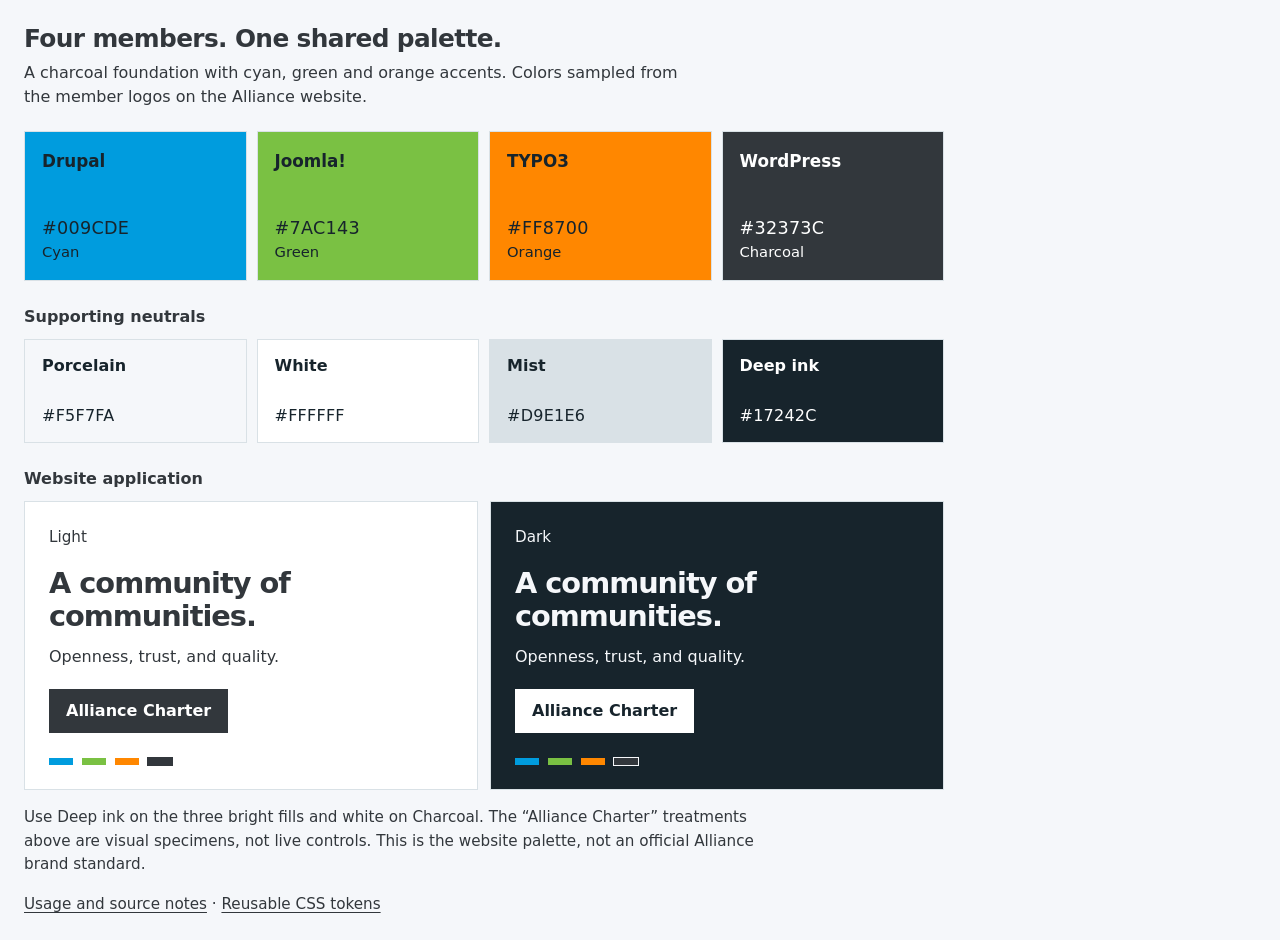
<file: palette.html>
<!doctype html>
<html lang="en">
<head>
<meta charset="utf-8">
<meta name="viewport" content="width=device-width, initial-scale=1">
<title>Open Website Alliance — member-derived color palette</title>
<style>
:root { color-scheme:light; --foreground:#32373C; --muted-foreground:#32373C; --border:#D9E1E6; --board-background:#F5F7FA; }
body { margin:24px; background:var(--board-background); font-family:system-ui,sans-serif; }
a { color:inherit; text-underline-offset:.2em; }
a:focus-visible { outline:3px solid var(--foreground); outline-offset:4px; }
@media (prefers-color-scheme:dark) { :root { color-scheme:dark; --foreground:#F5F7FA; --muted-foreground:#D9E1E6; --board-background:#17242C; } }
* { box-sizing: border-box; }
.palette { width: min(100%, 920px); color: var(--foreground, #32373C); line-height: 1.5; overflow-wrap: anywhere; }
.swatch, .sample { min-width: 0; }
.palette h2 { margin: 0 0 6px; font-size: 1.55rem; line-height: 1.25; font-weight: 650; letter-spacing: -.025em; }
.palette .intro { margin: 0 0 22px; max-width: 66ch; color: var(--muted-foreground, #32373C); font-size: 1rem; }
.palette h3 { font-size: 1rem; font-weight: 600; margin: 24px 0 10px; }
.swatches { display: grid; grid-template-columns: repeat(4, minmax(0, 1fr)); gap: 10px; margin: 0; padding: 0; list-style: none; }
.swatch { display: flex; flex-direction: column; justify-content: space-between; min-height: 150px; padding: 17px; gap: 25px; background: var(--fill); color: var(--on); border: 1px solid var(--border, #D9E1E6); }
.swatch strong { font-size: 1.05rem; font-weight: 650; }
.swatch .hex { font-size: 1.1rem; font-variant-numeric: tabular-nums; letter-spacing: .015em; }
.swatch .name { display: block; font-size: .92rem; }
.neutrals .swatch { min-height: 104px; gap: 15px; padding: 14px 17px; }
.neutrals .swatch strong { font-size: 1rem; }
.neutrals .swatch .hex { font-size: 1rem; }
.samples { display: grid; grid-template-columns: repeat(2, minmax(0, 1fr)); gap: 12px; }
.sample { padding: 24px; border: 1px solid var(--border, #D9E1E6); background: var(--paper); color: var(--ink); }
.sample .mode { margin: 0 0 18px; font-size: .95rem; }
.sample h4 { margin: 0 0 12px; font-size: 1.8rem; line-height: 1.15; font-weight: 650; letter-spacing: -.035em; max-width: 13ch; }
.sample p { font-size: 1rem; margin: 0 0 20px; max-width: 31ch; }
.action-example { display: inline-flex; align-items: center; min-height: 44px; padding: 10px 17px; font-weight: 550; background: var(--button); color: var(--button-ink); }
.member-marks { display: flex; gap: 9px; align-items: center; margin-top: 25px; }
.member-marks span { width: 24px; height: 7px; background: var(--fill); }
.member-marks .charcoal { outline: 1px solid var(--ink); outline-offset: 0; }
.note { font-size: .95rem; line-height: 1.55; margin: 16px 0 0; max-width: 80ch; color: var(--muted-foreground, #32373C); }
@media (max-width: 600px) {
  .swatches { grid-template-columns: repeat(2, minmax(0, 1fr)); }
  .samples { grid-template-columns: 1fr; }
  .swatch { min-height: 130px; padding: 15px; }
  .sample h4 { max-width: 17ch; }
}
@media (max-width: 340px) {
  .swatch { padding: 11px; }
  .neutrals .swatch { padding: 11px; }
}
</style>
</head>
<body>
<main class="palette" aria-labelledby="palette-heading">
  <h2 id="palette-heading">Four members. One shared palette.</h2>
  <p class="intro">A charcoal foundation with cyan, green and orange accents. Colors sampled from the member logos on the Alliance website.</p>
  <ul class="swatches" aria-label="Member colors">
    <li class="swatch" data-member="Drupal" style="--fill:#009CDE;--on:#17242C"><strong>Drupal</strong><div><span class="hex">#009CDE</span><span class="name">Cyan</span></div></li>
    <li class="swatch" data-member="Joomla!" style="--fill:#7AC143;--on:#17242C"><strong>Joomla!</strong><div><span class="hex">#7AC143</span><span class="name">Green</span></div></li>
    <li class="swatch" data-member="TYPO3" style="--fill:#FF8700;--on:#17242C"><strong>TYPO3</strong><div><span class="hex">#FF8700</span><span class="name">Orange</span></div></li>
    <li class="swatch" data-member="WordPress" style="--fill:#32373C;--on:#FFFFFF"><strong>WordPress</strong><div><span class="hex">#32373C</span><span class="name">Charcoal</span></div></li>
  </ul>
  <h3>Supporting neutrals</h3>
  <ul class="swatches neutrals" aria-label="Supporting neutrals">
    <li class="swatch" style="--fill:#F5F7FA;--on:#17242C"><strong>Porcelain</strong><span class="hex">#F5F7FA</span></li>
    <li class="swatch" style="--fill:#FFFFFF;--on:#17242C"><strong>White</strong><span class="hex">#FFFFFF</span></li>
    <li class="swatch" style="--fill:#D9E1E6;--on:#17242C"><strong>Mist</strong><span class="hex">#D9E1E6</span></li>
    <li class="swatch" style="--fill:#17242C;--on:#FFFFFF"><strong>Deep ink</strong><span class="hex">#17242C</span></li>
  </ul>
  <h3>Website application</h3>
  <div class="samples" aria-label="Illustrative light and dark treatments">
    <section class="sample" style="--paper:#FFFFFF;--ink:#32373C;--button:#32373C;--button-ink:#FFFFFF" aria-label="Light theme example">
      <p class="mode">Light</p>
      <h4>A community of communities.</h4>
      <p>Openness, trust, and quality.</p>
      <span class="action-example">Alliance Charter</span>
      <div class="member-marks" aria-hidden="true"><span style="--fill:#009CDE"></span><span style="--fill:#7AC143"></span><span style="--fill:#FF8700"></span><span class="charcoal" style="--fill:#32373C"></span></div>
    </section>
    <section class="sample" style="--paper:#17242C;--ink:#F5F7FA;--button:#FFFFFF;--button-ink:#17242C" aria-label="Dark theme example">
      <p class="mode">Dark</p>
      <h4>A community of communities.</h4>
      <p>Openness, trust, and quality.</p>
      <span class="action-example">Alliance Charter</span>
      <div class="member-marks" aria-hidden="true"><span style="--fill:#009CDE"></span><span style="--fill:#7AC143"></span><span style="--fill:#FF8700"></span><span class="charcoal" style="--fill:#32373C"></span></div>
    </section>
  </div>
  <p class="note">Use Deep ink on the three bright fills and white on Charcoal. The “Alliance Charter” treatments above are visual specimens, not live controls. This is the website palette, not an official Alliance brand standard.</p>
  <p class="note"><a href="PALETTE.md">Usage and source notes</a> · <a href="site/assets/palette.css">Reusable CSS tokens</a></p>
</main>
</body>
</html>
</file>
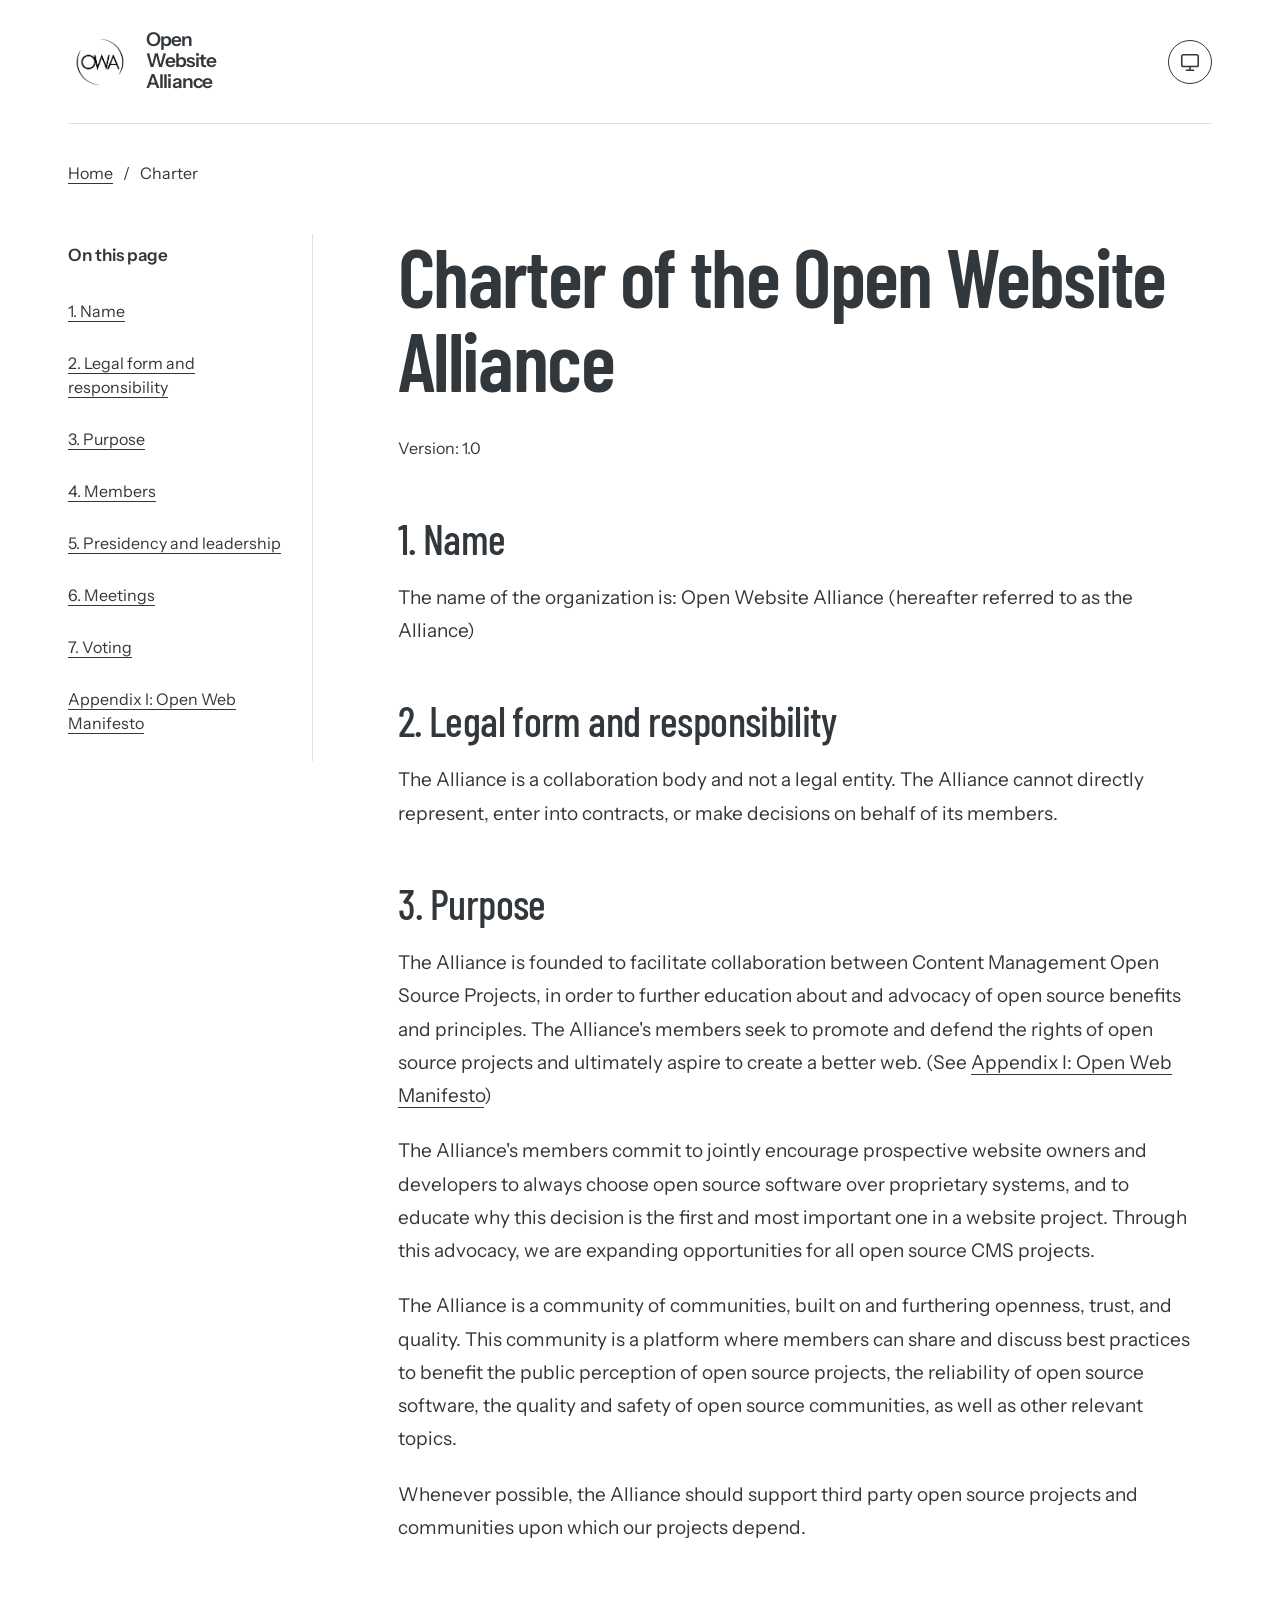
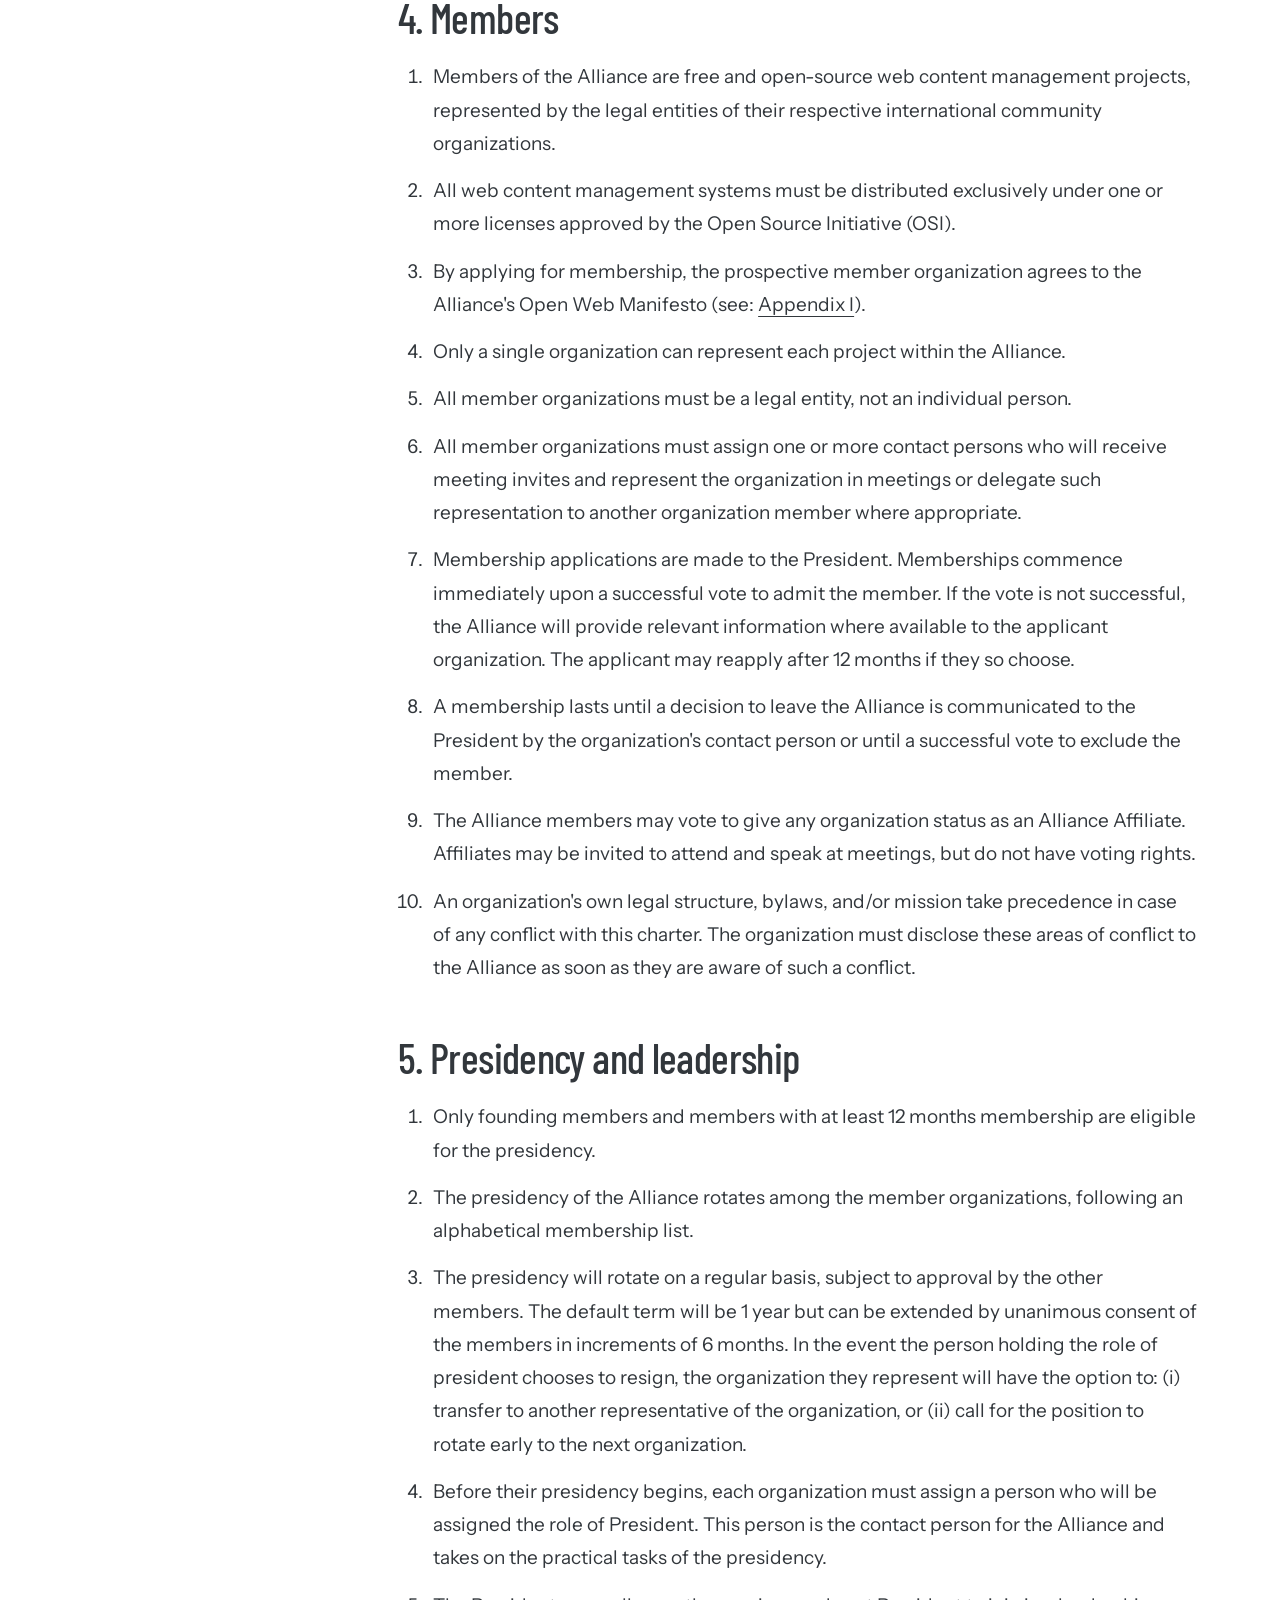
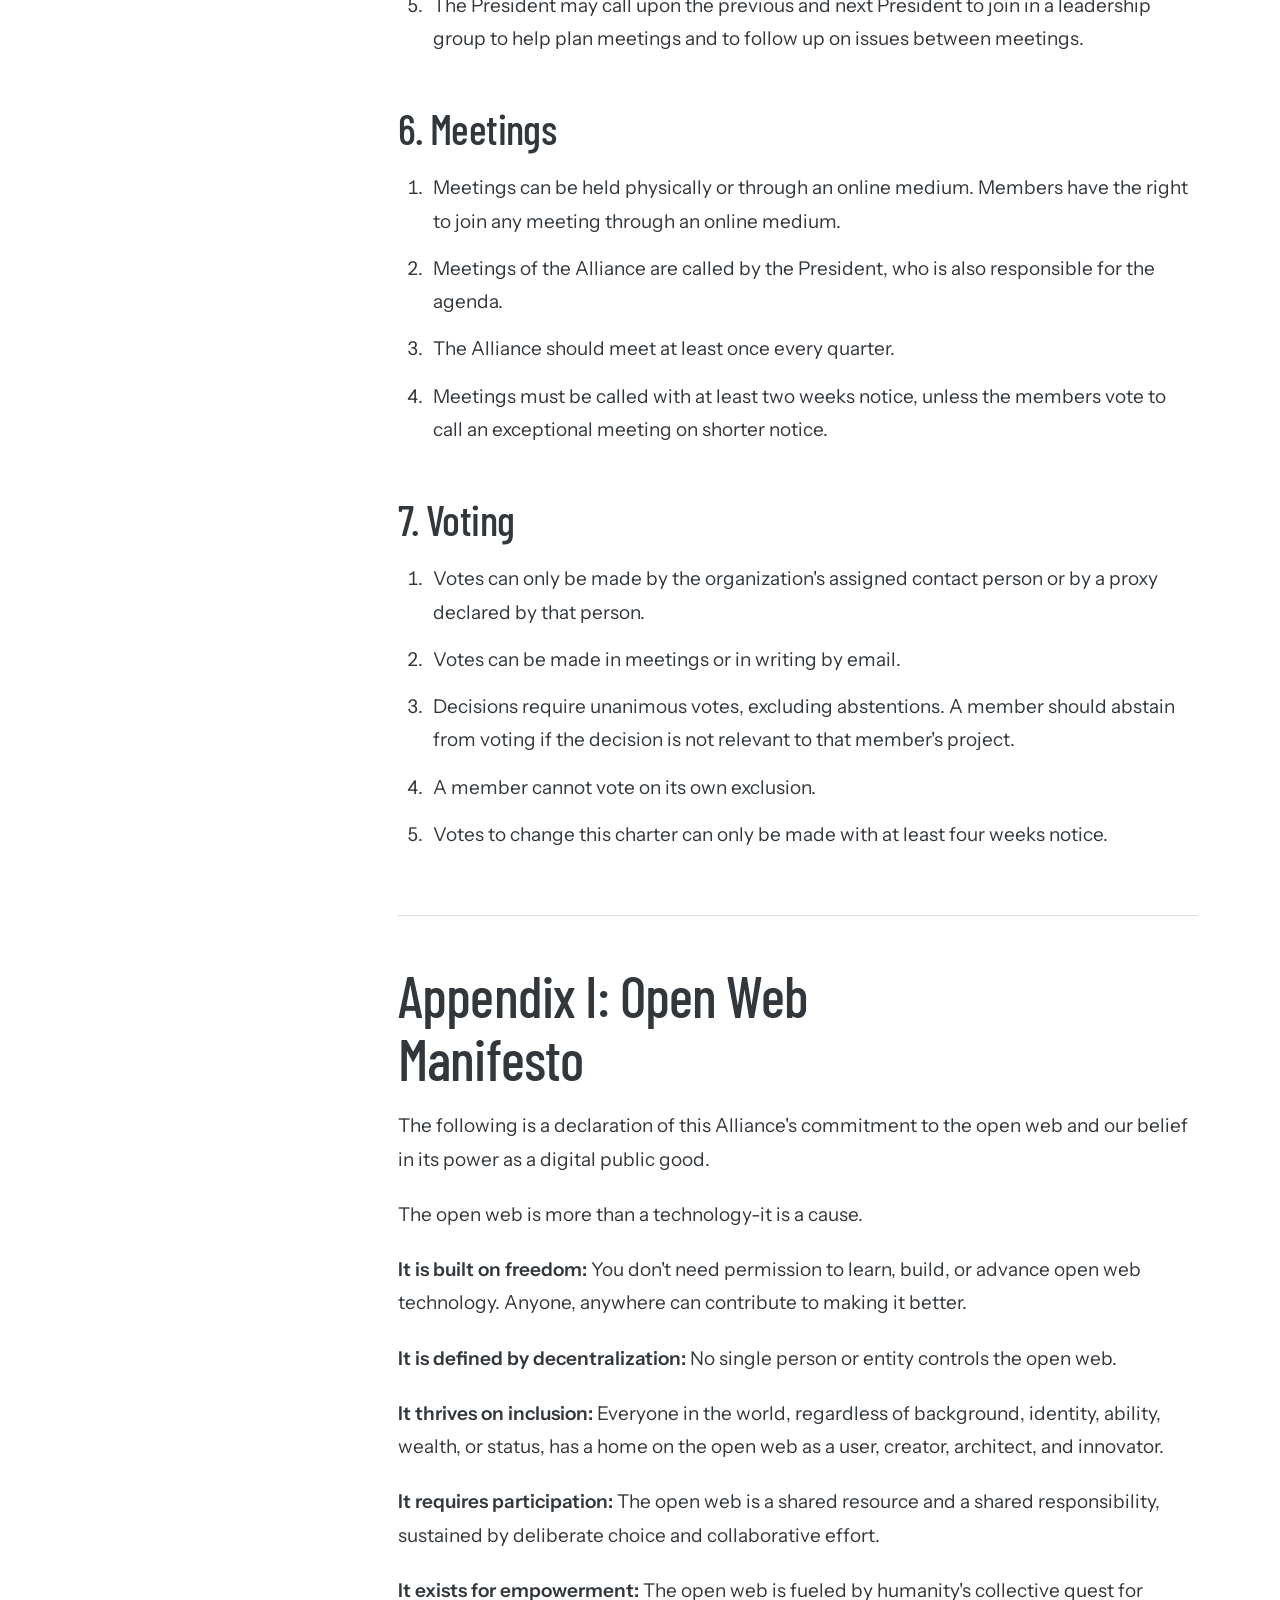
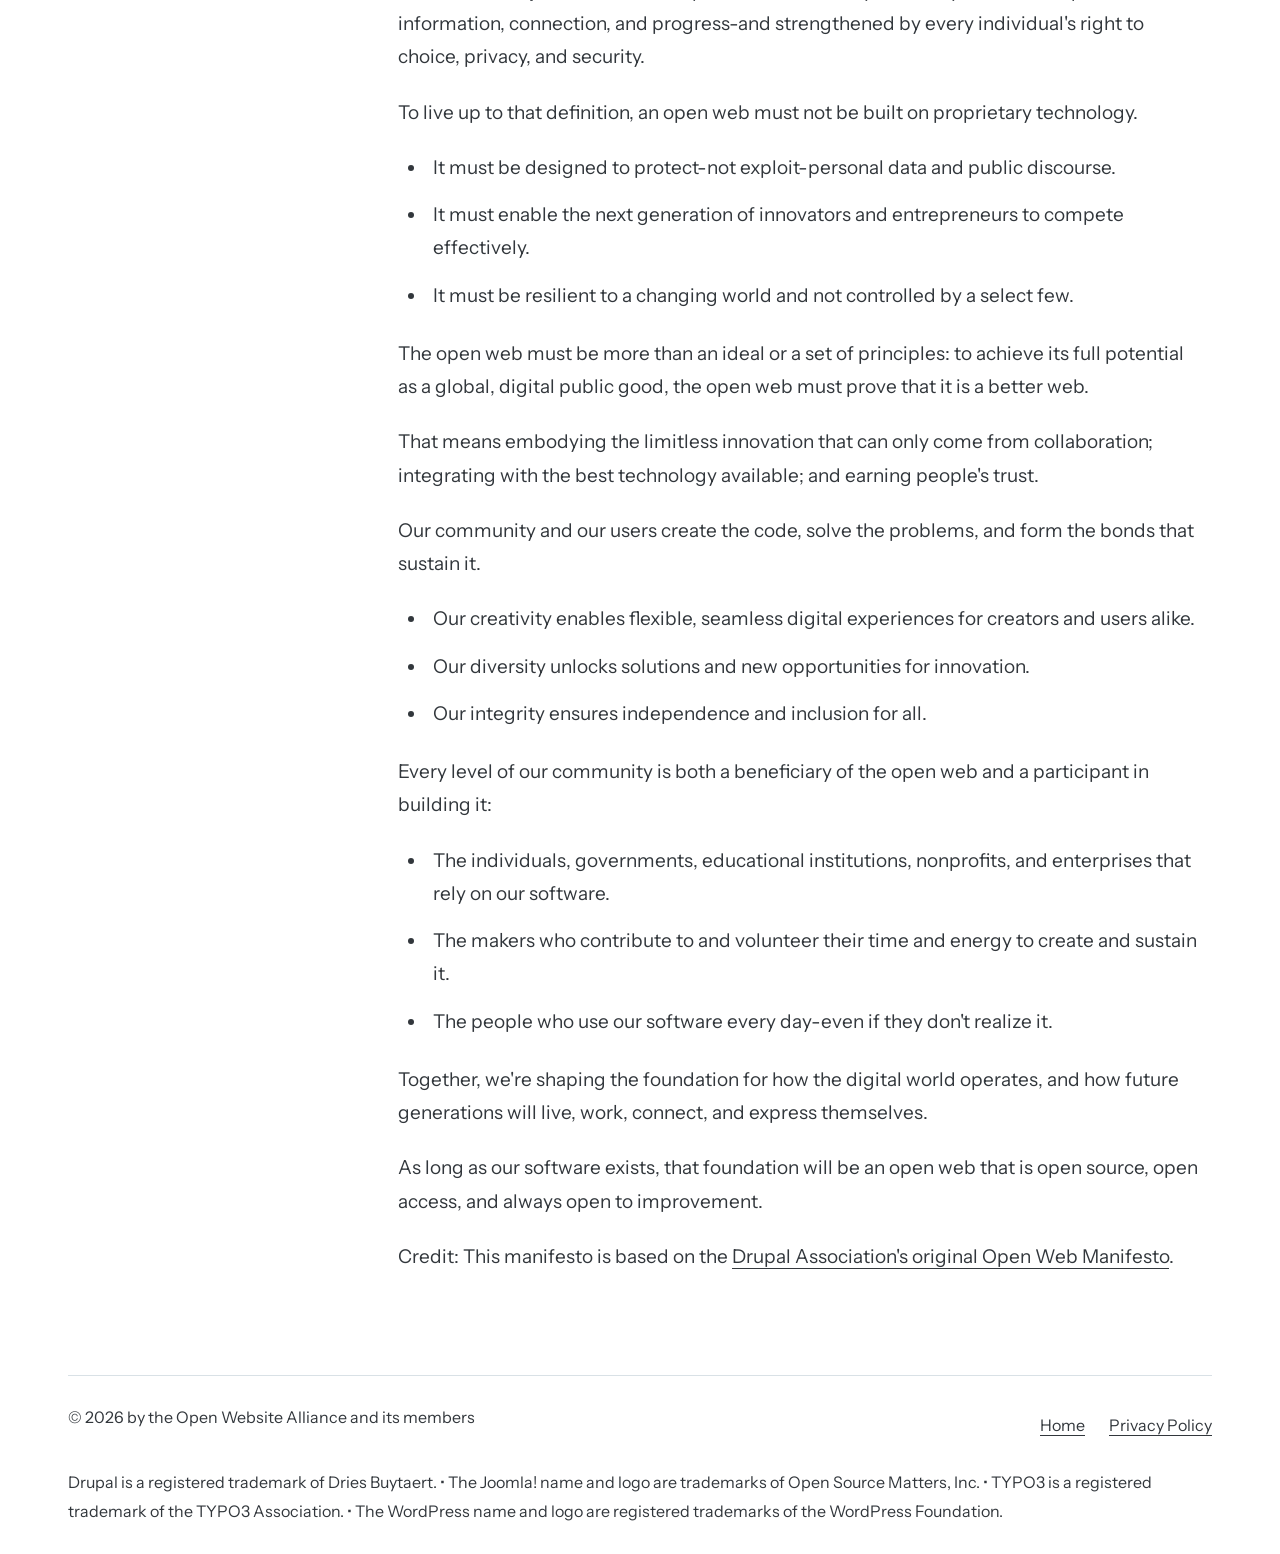
<file: site/charter.html>
<!doctype html>

<html lang="en"
  ><head
    ><meta charset="utf-8" /><meta content="width=device-width,initial-scale=1" name="viewport" />
    <meta content="noindex,nofollow" name="robots" /><meta
      content="Charter of the Open Website Alliance."
      name="description" />
    <title>Charter of the Open Website Alliance — Open Website Alliance</title
    ><link href="images/logos/OWA%20logo.png" rel="icon" type="image/png" />
    <script src="assets/theme.js?v=981907ee83bb"></script
    ><link href="assets/site.css?v=e73f342534eb" rel="stylesheet" /><meta
      content="no-referrer"
      name="referrer" /><meta content="website" property="og:type" /><meta
      content="Open Website Alliance"
      property="og:site_name" /><meta
      content="Charter of the Open Website Alliance — Open Website Alliance"
      property="og:title" /><meta
      content="Charter of the Open Website Alliance."
      property="og:description" /><meta content="summary" name="twitter:card" /><meta
      content="Charter of the Open Website Alliance — Open Website Alliance"
      name="twitter:title" /><meta
      content="Charter of the Open Website Alliance."
      name="twitter:description" /><meta
      content="https://eidolonnight.github.io/owa-website/images/logos/OWA%20logo.png"
      property="og:image" /><meta
      content="Open Website Alliance logo"
      property="og:image:alt" /><meta
      content="https://eidolonnight.github.io/owa-website/images/logos/OWA%20logo.png"
      name="twitter:image" /><meta
      content="Open Website Alliance logo"
      name="twitter:image:alt" /><link
      href="https://eidolonnight.github.io/owa-website/charter.html"
      rel="canonical" /><meta
      content="https://eidolonnight.github.io/owa-website/charter.html"
      property="og:url" /></head
  ><body class="a-porcelain-ink document">
    <a class="skip" href="#main">Skip to content</a
    ><header class="masthead shell"
      ><a class="brand" href="index.html"
        ><img alt="" decoding="async" src="images/logos/OWA%20logo.png" /><span
          class="brand-wordmark"
          ><span>Open</span> <span>Website</span> <span>Alliance</span></span
        ></a
      ><div class="theme-control" hidden=""
        ><button
          aria-controls="theme-options"
          aria-expanded="false"
          aria-label="Color theme: System"
          data-preference="system"
          id="theme-mode"
          title="Color theme: System"
          type="button"
          ><svg
            aria-hidden="true"
            class="theme-icon theme-icon-system"
            focusable="false"
            viewbox="0 0 24 24"
          >
            <rect height="13" rx="2" width="18" x="3" y="4"></rect>
            <path d="M8 21h8m-4-4v4"></path></svg
          ><svg
            aria-hidden="true"
            class="theme-icon theme-icon-light"
            focusable="false"
            viewbox="0 0 24 24"
          >
            <circle cx="12" cy="12" r="4"></circle>
            <path
              d="M12 2v2m0 16v2M2 12h2m16 0h2M5 5l1.5 1.5m11 11L19 19M5 19l1.5-1.5m11-11L19 5"
            ></path></svg
          ><svg
            aria-hidden="true"
            class="theme-icon theme-icon-dark"
            focusable="false"
            viewbox="0 0 24 24"
          >
            <path d="M20.8 13.1A9 9 0 0 1 10.9 3.2a9 9 0 1 0 9.9 9.9Z"></path></svg></button
        ><div aria-label="Color theme" hidden="" id="theme-options" role="group"
          ><button aria-pressed="true" data-theme-choice="system" type="button">System</button
          ><button aria-pressed="false" data-theme-choice="light" type="button">Light</button
          ><button aria-pressed="false" data-theme-choice="dark" type="button">Dark</button></div
        ></div
      ></header
    >
    <nav aria-label="Breadcrumb" class="document-breadcrumb shell"
      ><a href="index.html">Home</a><span aria-hidden="true"> / </span
      ><span aria-current="page">Charter</span></nav
    ><main class="document-layout shell" id="main" tabindex="-1"
      ><aside class="document-toc"
        ><nav aria-label="On this page" class="desktop-toc"
          ><p class="section-label">On this page</p
          ><ul
            ><li><a href="#name">1. Name</a></li
            ><li><a href="#2-legal-form-and-responsibility">2. Legal form and responsibility</a></li
            ><li><a href="#purpose">3. Purpose</a></li
            ><li><a href="#members">4. Members</a></li
            ><li><a href="#presidency-leadership">5. Presidency and leadership</a></li
            ><li><a href="#meetings">6. Meetings</a></li
            ><li><a href="#voting">7. Voting</a></li
            ><li><a href="#open-web-manifesto">Appendix I: Open Web Manifesto</a></li></ul
          ></nav
        ><details class="mobile-toc"
          ><summary>On this page</summary
          ><nav aria-label="On this page"
            ><ul
              ><li><a href="#name">1. Name</a></li
              ><li
                ><a href="#2-legal-form-and-responsibility">2. Legal form and responsibility</a></li
              ><li><a href="#purpose">3. Purpose</a></li
              ><li><a href="#members">4. Members</a></li
              ><li><a href="#presidency-leadership">5. Presidency and leadership</a></li
              ><li><a href="#meetings">6. Meetings</a></li
              ><li><a href="#voting">7. Voting</a></li
              ><li><a href="#open-web-manifesto">Appendix I: Open Web Manifesto</a></li></ul
            ></nav
          ></details
        ></aside
      ><article class="document-content" data-source-document="charter">
        <h1>Charter of the Open Website Alliance</h1>
        <p><small>Version: 1.0</small></p>
        <h2 id="name">1. Name</h2>
        <p
          >The name of the organization is: Open Website Alliance (hereafter referred to as the
          Alliance)</p
        >
        <h2 id="2-legal-form-and-responsibility">2. Legal form and responsibility</h2>
        <p
          >The Alliance is a collaboration body and not a legal entity. The Alliance cannot directly
          represent, enter into contracts, or make decisions on behalf of its members.</p
        >
        <h2 id="purpose">3. Purpose</h2>
        <p
          >The Alliance is founded to facilitate collaboration between Content Management Open
          Source Projects, in order to further education about and advocacy of open source benefits
          and principles. The Alliance's members seek to promote and defend the rights of open
          source projects and ultimately aspire to create a better web. (See
          <a href="charter.html#open-web-manifesto">Appendix I: Open Web Manifesto</a>)</p
        >
        <p
          >The Alliance's members commit to jointly encourage prospective website owners and
          developers to always choose open source software over proprietary systems, and to educate
          why this decision is the first and most important one in a website project. Through this
          advocacy, we are expanding opportunities for all open source CMS projects.</p
        >
        <p
          >The Alliance is a community of communities, built on and furthering openness, trust, and
          quality. This community is a platform where members can share and discuss best practices
          to benefit the public perception of open source projects, the reliability of open source
          software, the quality and safety of open source communities, as well as other relevant
          topics.</p
        >
        <p
          >Whenever possible, the Alliance should support third party open source projects and
          communities upon which our projects depend.</p
        >
        <h2 id="members">4. Members</h2>
        <ol start="1">
          <li id="members-1"
            >Members of the Alliance are free and open-source web content management projects,
            represented by the legal entities of their respective international community
            organizations.<br
          /></li>
          <li id="members-2"
            >All web content management systems must be distributed exclusively under one or more
            licenses approved by the Open Source Initiative (OSI).<br
          /></li>
          <li id="members-3"
            >By applying for membership, the prospective member organization agrees to the
            Alliance's Open Web Manifesto (see:
            <a href="charter.html#open-web-manifesto">Appendix I</a>).<br
          /></li>
          <li id="members-4"
            >Only a single organization can represent each project within the Alliance.</li
          >
          <li id="members-5"
            >All member organizations must be a legal entity, not an individual person.<br
          /></li>
          <li id="members-6"
            >All member organizations must assign one or more contact persons who will receive
            meeting invites and represent the organization in meetings or delegate such
            representation to another organization member where appropriate.<br
          /></li>
          <li id="members-7"
            >Membership applications are made to the President. Memberships commence immediately
            upon a successful vote to admit the member. If the vote is not successful, the Alliance
            will provide relevant information where available to the applicant organization. The
            applicant may reapply after 12 months if they so choose.<br
          /></li>
          <li id="members-8"
            >A membership lasts until a decision to leave the Alliance is communicated to the
            President by the organization's contact person or until a successful vote to exclude the
            member.<br
          /></li>
          <li id="members-9"
            >The Alliance members may vote to give any organization status as an Alliance Affiliate.
            Affiliates may be invited to attend and speak at meetings, but do not have voting
            rights.</li
          >
          <li id="members-10"
            >An organization's own legal structure, bylaws, and/or mission take precedence in case
            of any conflict with this charter. The organization must disclose these areas of
            conflict to the Alliance as soon as they are aware of such a conflict.</li
          >
        </ol>
        <h2 id="presidency-leadership">5. Presidency and leadership</h2>
        <ol start="1">
          <li
            >Only founding members and members with at least 12 months membership are eligible for
            the presidency.<br
          /></li>
          <li
            >The presidency of the Alliance rotates among the member organizations, following an
            alphabetical membership list.</li
          >
          <li
            >The presidency will rotate on a regular basis, subject to approval by the other
            members. The default term will be 1 year but can be extended by unanimous consent of the
            members in increments of 6 months. In the event the person holding the role of president
            chooses to resign, the organization they represent will have the option to: (i) transfer
            to another representative of the organization, or (ii) call for the position to rotate
            early to the next organization.</li
          >
          <li
            >Before their presidency begins, each organization must assign a person who will be
            assigned the role of President. This person is the contact person for the Alliance and
            takes on the practical tasks of the presidency.<br
          /></li>
          <li
            >The President may call upon the previous and next President to join in a leadership
            group to help plan meetings and to follow up on issues between meetings.</li
          >
        </ol>
        <h2 id="meetings">6. Meetings</h2>
        <ol start="1">
          <li
            >Meetings can be held physically or through an online medium. Members have the right to
            join any meeting through an online medium.<br
          /></li>
          <li
            >Meetings of the Alliance are called by the President, who is also responsible for the
            agenda.<br
          /></li>
          <li>The Alliance should meet at least once every quarter.<br /></li>
          <li
            >Meetings must be called with at least two weeks notice, unless the members vote to call
            an exceptional meeting on shorter notice.</li
          >
        </ol>
        <h2 id="voting">7. Voting</h2>
        <ol start="1">
          <li
            >Votes can only be made by the organization's assigned contact person or by a proxy
            declared by that person.<br
          /></li>
          <li>Votes can be made in meetings or in writing by email.<br /></li>
          <li
            >Decisions require unanimous votes, excluding abstentions. A member should abstain from
            voting if the decision is not relevant to that member's project.<br
          /></li>
          <li>A member cannot vote on its own exclusion.<br /></li>
          <li>Votes to change this charter can only be made with at least four weeks notice.</li>
        </ol>
        <hr />
        <h2 id="open-web-manifesto">Appendix I: Open Web Manifesto</h2>
        <p
          >The following is a declaration of this Alliance's commitment to the open web and our
          belief in its power as a digital public good.</p
        >
        <p>The open web is more than a technology-it is a cause.</p>
        <p
          ><strong>It is built on freedom:</strong> You don't need permission to learn, build, or
          advance open web technology. Anyone, anywhere can contribute to making it better.</p
        >
        <p
          ><strong>It is defined by decentralization:</strong> No single person or entity controls
          the open web.</p
        >
        <p
          ><strong>It thrives on inclusion:</strong> Everyone in the world, regardless of
          background, identity, ability, wealth, or status, has a home on the open web as a user,
          creator, architect, and innovator.</p
        >
        <p
          ><strong>It requires participation:</strong> The open web is a shared resource and a
          shared responsibility, sustained by deliberate choice and collaborative effort.</p
        >
        <p
          ><strong>It exists for empowerment:</strong> The open web is fueled by humanity's
          collective quest for information, connection, and progress-and strengthened by every
          individual's right to choice, privacy, and security.</p
        >
        <p
          >To live up to that definition, an open web must not be built on proprietary
          technology.</p
        >
        <ul>
          <li
            >It must be designed to protect-not exploit-personal data and public discourse.<br
          /></li>
          <li
            >It must enable the next generation of innovators and entrepreneurs to compete
            effectively.<br
          /></li>
          <li>It must be resilient to a changing world and not controlled by a select few.</li>
        </ul>
        <p
          >The open web must be more than an ideal or a set of principles: to achieve its full
          potential as a global, digital public good, the open web must prove that it is a better
          web.</p
        >
        <p
          >That means embodying the limitless innovation that can only come from collaboration;
          integrating with the best technology available; and earning people's trust.</p
        >
        <p
          >Our community and our users create the code, solve the problems, and form the bonds that
          sustain it.</p
        >
        <ul>
          <li
            >Our creativity enables flexible, seamless digital experiences for creators and users
            alike.<br
          /></li>
          <li>Our diversity unlocks solutions and new opportunities for innovation.<br /></li>
          <li>Our integrity ensures independence and inclusion for all.</li>
        </ul>
        <p
          >Every level of our community is both a beneficiary of the open web and a participant in
          building it:</p
        >
        <ul>
          <li
            >The individuals, governments, educational institutions, nonprofits, and enterprises
            that rely on our software.<br
          /></li>
          <li
            >The makers who contribute to and volunteer their time and energy to create and sustain
            it.<br
          /></li>
          <li>The people who use our software every day-even if they don't realize it.</li>
        </ul>
        <p
          >Together, we're shaping the foundation for how the digital world operates, and how future
          generations will live, work, connect, and express themselves.</p
        >
        <p
          >As long as our software exists, that foundation will be an open web that is open source,
          open access, and always open to improvement.</p
        >
        <p
          >Credit: This manifesto is based on the
          <a
            aria-describedby="external-link-hint"
            href="https://www.drupal.org/association/open-web-manifesto"
            rel="noopener noreferrer"
            target="_blank"
            >Drupal Association's original Open Web Manifesto</a
          >.</p
        >
      </article></main
    ><footer class="footer shell"
      ><span>© <span data-copyright-year>2026</span> by the Open Website Alliance and its members</span
      ><nav aria-label="Footer"
        ><a href="index.html">Home</a><a href="privacy.html">Privacy Policy</a></nav
      ><p class="legal"
        >Drupal is a registered trademark of Dries Buytaert. • The Joomla! name and logo are
        trademarks of Open Source Matters, Inc. • TYPO3 is a registered trademark of the TYPO3
        Association. • The WordPress name and logo are registered trademarks of the WordPress
        Foundation.</p
      ><span class="visually-hidden" id="external-link-hint">Opens in a new tab.</span></footer
    >
  </body></html
>
</file>
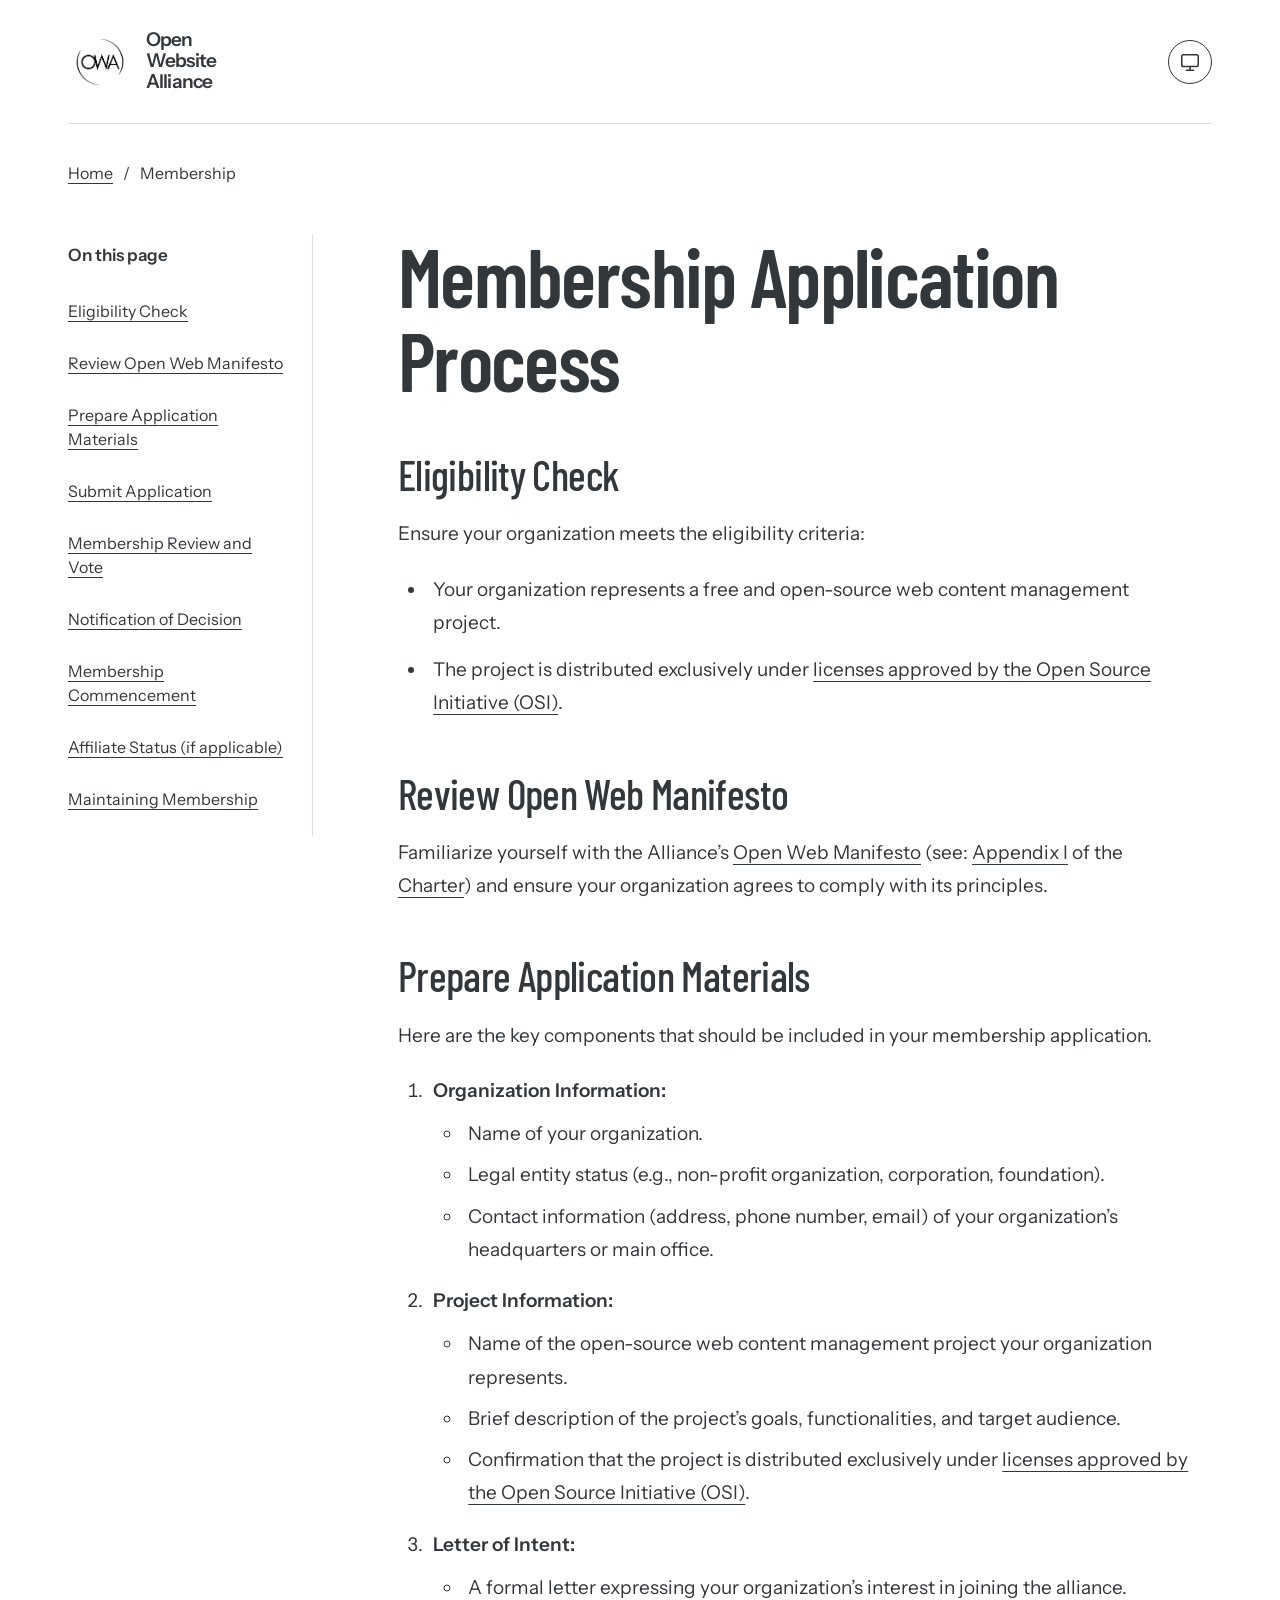
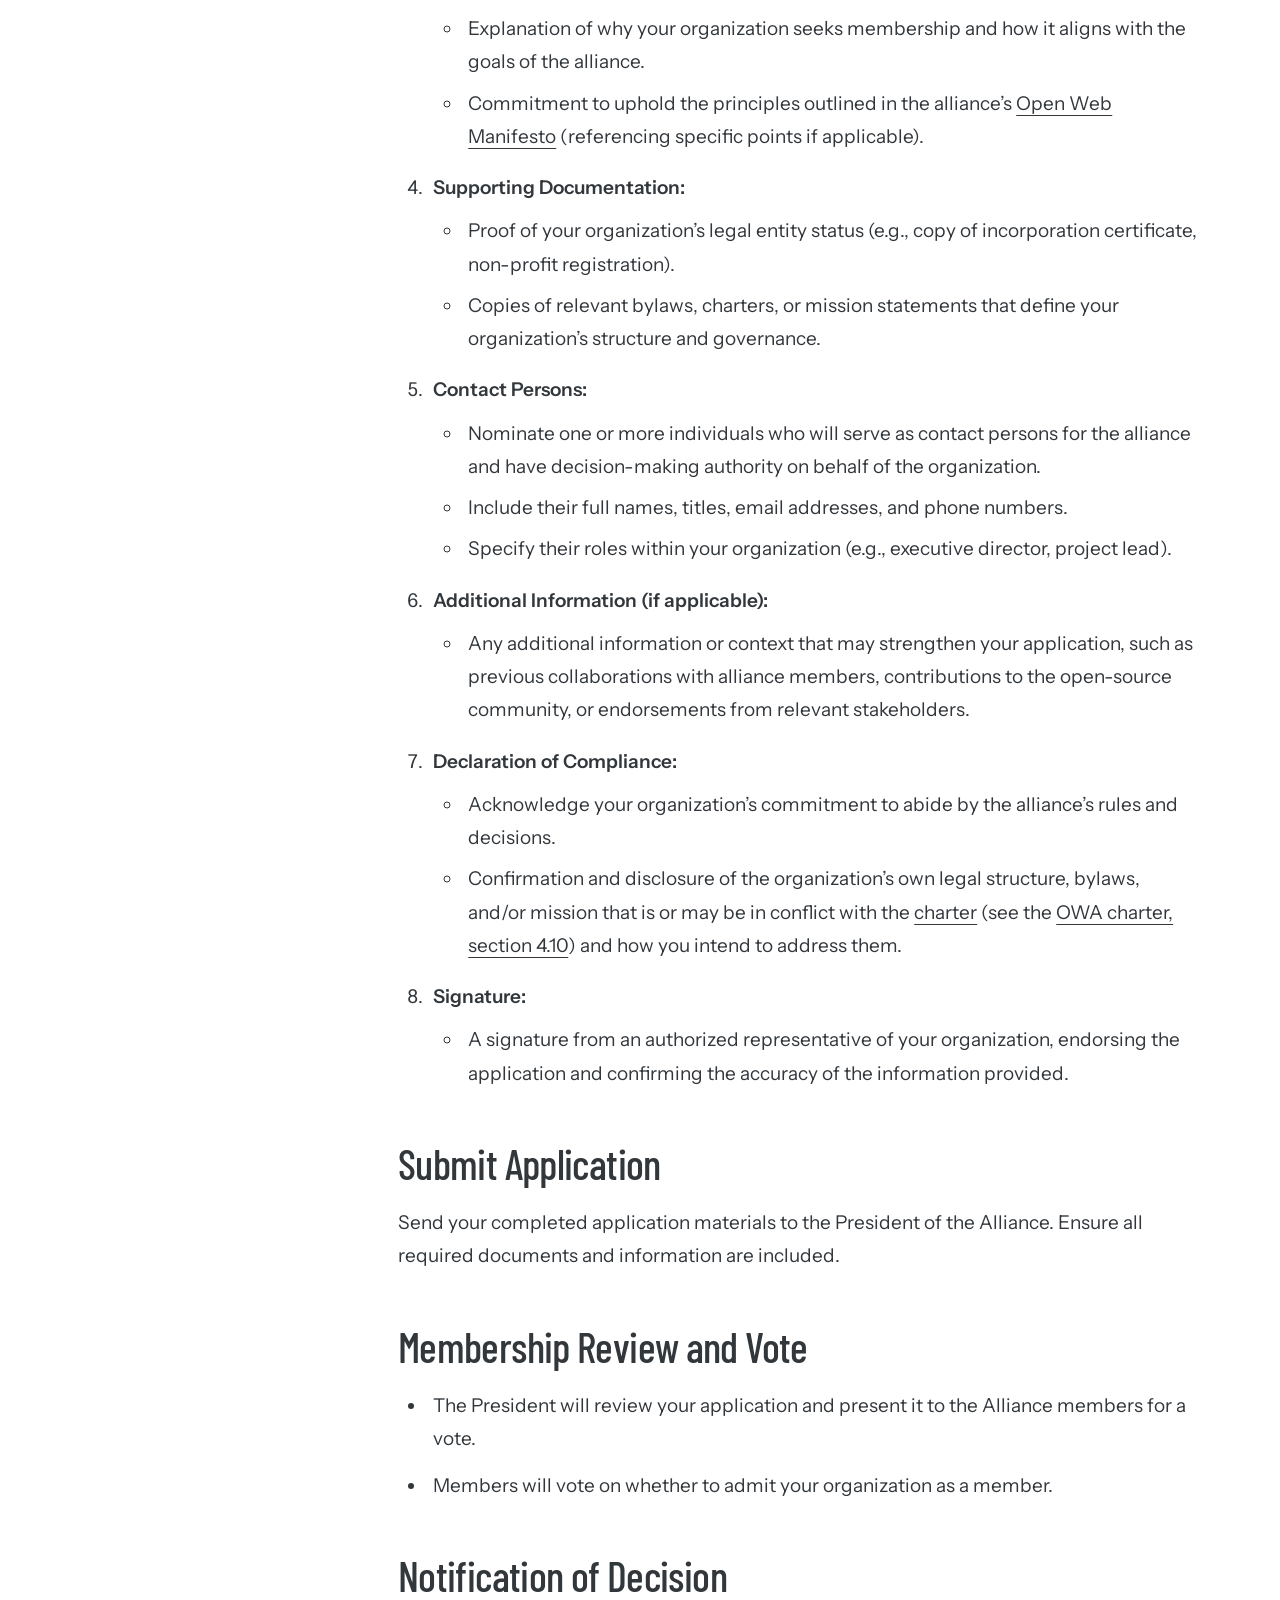
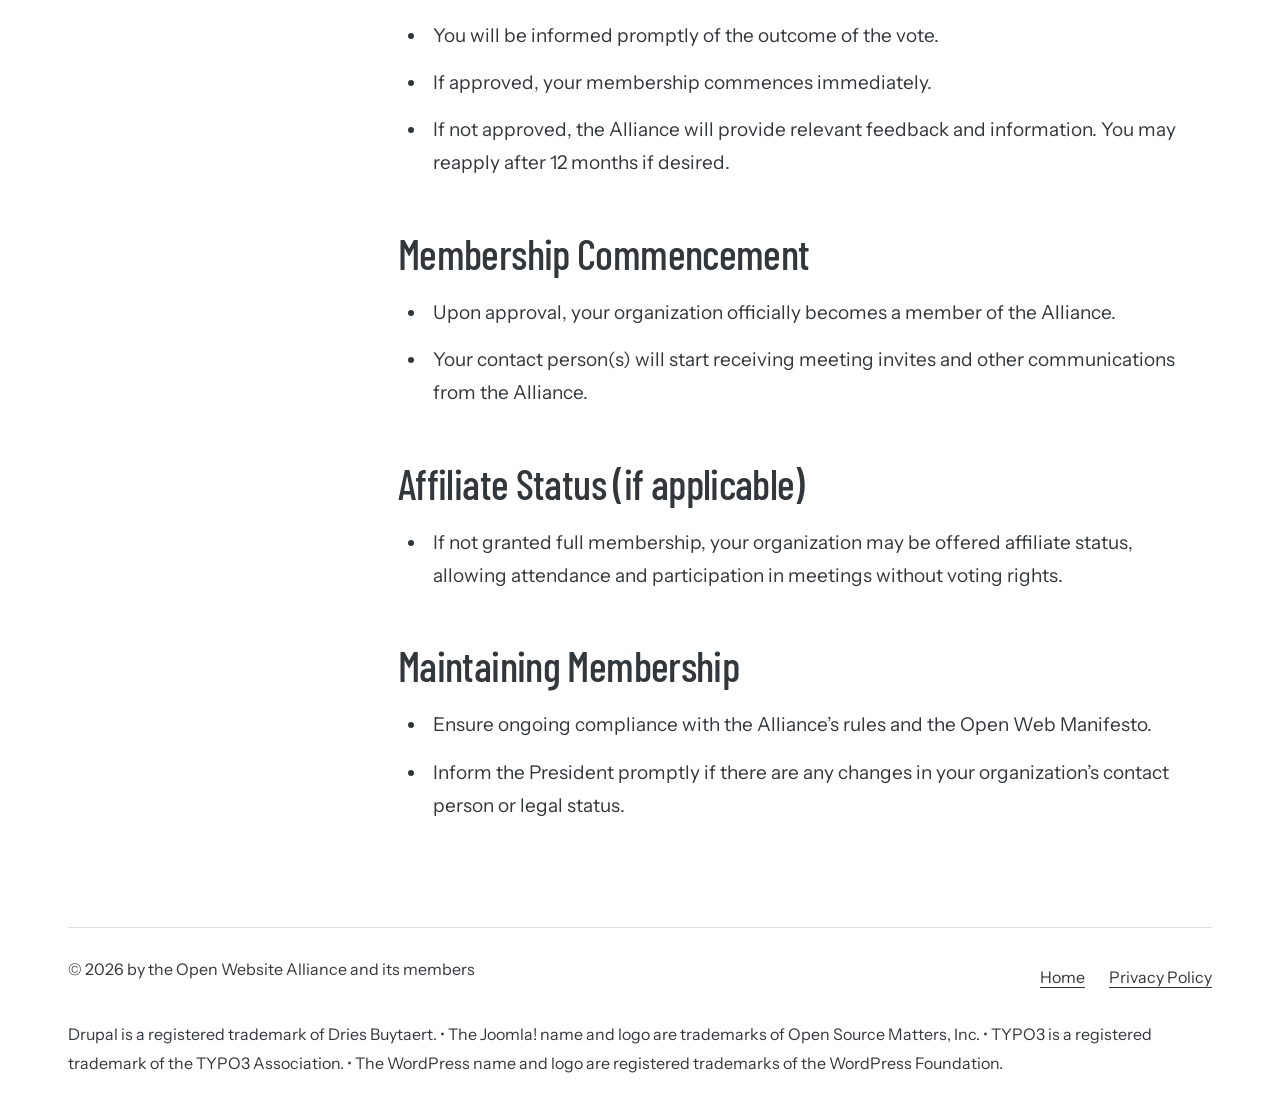
<file: site/membership-process.html>
<!doctype html>

<html lang="en"
  ><head
    ><meta charset="utf-8" /><meta content="width=device-width,initial-scale=1" name="viewport" />
    <meta content="noindex,nofollow" name="robots" /><meta
      content="Membership Application Process."
      name="description" />
    <title>Membership Application Process — Open Website Alliance</title
    ><link href="images/logos/OWA%20logo.png" rel="icon" type="image/png" />
    <script src="assets/theme.js?v=981907ee83bb"></script
    ><link href="assets/site.css?v=e73f342534eb" rel="stylesheet" /><meta
      content="no-referrer"
      name="referrer" /><meta content="website" property="og:type" /><meta
      content="Open Website Alliance"
      property="og:site_name" /><meta
      content="Membership Application Process — Open Website Alliance"
      property="og:title" /><meta
      content="Membership Application Process."
      property="og:description" /><meta content="summary" name="twitter:card" /><meta
      content="Membership Application Process — Open Website Alliance"
      name="twitter:title" /><meta
      content="Membership Application Process."
      name="twitter:description" /><meta
      content="https://eidolonnight.github.io/owa-website/images/logos/OWA%20logo.png"
      property="og:image" /><meta
      content="Open Website Alliance logo"
      property="og:image:alt" /><meta
      content="https://eidolonnight.github.io/owa-website/images/logos/OWA%20logo.png"
      name="twitter:image" /><meta
      content="Open Website Alliance logo"
      name="twitter:image:alt" /><link
      href="https://eidolonnight.github.io/owa-website/membership-process.html"
      rel="canonical" /><meta
      content="https://eidolonnight.github.io/owa-website/membership-process.html"
      property="og:url" /></head
  ><body class="a-porcelain-ink document">
    <a class="skip" href="#main">Skip to content</a
    ><header class="masthead shell"
      ><a class="brand" href="index.html"
        ><img alt="" decoding="async" src="images/logos/OWA%20logo.png" /><span
          class="brand-wordmark"
          ><span>Open</span> <span>Website</span> <span>Alliance</span></span
        ></a
      ><div class="theme-control" hidden=""
        ><button
          aria-controls="theme-options"
          aria-expanded="false"
          aria-label="Color theme: System"
          data-preference="system"
          id="theme-mode"
          title="Color theme: System"
          type="button"
          ><svg
            aria-hidden="true"
            class="theme-icon theme-icon-system"
            focusable="false"
            viewbox="0 0 24 24"
          >
            <rect height="13" rx="2" width="18" x="3" y="4"></rect>
            <path d="M8 21h8m-4-4v4"></path></svg
          ><svg
            aria-hidden="true"
            class="theme-icon theme-icon-light"
            focusable="false"
            viewbox="0 0 24 24"
          >
            <circle cx="12" cy="12" r="4"></circle>
            <path
              d="M12 2v2m0 16v2M2 12h2m16 0h2M5 5l1.5 1.5m11 11L19 19M5 19l1.5-1.5m11-11L19 5"
            ></path></svg
          ><svg
            aria-hidden="true"
            class="theme-icon theme-icon-dark"
            focusable="false"
            viewbox="0 0 24 24"
          >
            <path d="M20.8 13.1A9 9 0 0 1 10.9 3.2a9 9 0 1 0 9.9 9.9Z"></path></svg></button
        ><div aria-label="Color theme" hidden="" id="theme-options" role="group"
          ><button aria-pressed="true" data-theme-choice="system" type="button">System</button
          ><button aria-pressed="false" data-theme-choice="light" type="button">Light</button
          ><button aria-pressed="false" data-theme-choice="dark" type="button">Dark</button></div
        ></div
      ></header
    >
    <nav aria-label="Breadcrumb" class="document-breadcrumb shell"
      ><a href="index.html">Home</a><span aria-hidden="true"> / </span
      ><span aria-current="page">Membership</span></nav
    ><main class="document-layout shell" id="main" tabindex="-1"
      ><aside class="document-toc"
        ><nav aria-label="On this page" class="desktop-toc"
          ><p class="section-label">On this page</p
          ><ul
            ><li><a href="#eligibility-check">Eligibility Check</a></li
            ><li><a href="#review-open-web-manifesto">Review Open Web Manifesto</a></li
            ><li><a href="#prepare-application-materials">Prepare Application Materials</a></li
            ><li><a href="#submit-application">Submit Application</a></li
            ><li><a href="#membership-review-and-vote">Membership Review and Vote</a></li
            ><li><a href="#notification-of-decision">Notification of Decision</a></li
            ><li><a href="#membership-commencement">Membership Commencement</a></li
            ><li><a href="#affiliate-status-if-applicable">Affiliate Status (if applicable)</a></li
            ><li><a href="#maintaining-membership">Maintaining Membership</a></li></ul
          ></nav
        ><details class="mobile-toc"
          ><summary>On this page</summary
          ><nav aria-label="On this page"
            ><ul
              ><li><a href="#eligibility-check">Eligibility Check</a></li
              ><li><a href="#review-open-web-manifesto">Review Open Web Manifesto</a></li
              ><li><a href="#prepare-application-materials">Prepare Application Materials</a></li
              ><li><a href="#submit-application">Submit Application</a></li
              ><li><a href="#membership-review-and-vote">Membership Review and Vote</a></li
              ><li><a href="#notification-of-decision">Notification of Decision</a></li
              ><li><a href="#membership-commencement">Membership Commencement</a></li
              ><li
                ><a href="#affiliate-status-if-applicable">Affiliate Status (if applicable)</a></li
              ><li><a href="#maintaining-membership">Maintaining Membership</a></li></ul
            ></nav
          ></details
        ></aside
      ><article class="document-content" data-source-document="membership-process">
        <h1>Membership Application Process</h1>
        <h2 id="eligibility-check">Eligibility Check</h2>
        <p>Ensure your organization meets the eligibility criteria:</p>
        <ul>
          <li
            >Your organization represents a free and open-source web content management project.</li
          >
          <li
            >The project is distributed exclusively under
            <a
              aria-describedby="external-link-hint"
              href="https://opensource.org/licenses"
              rel="noopener noreferrer"
              target="_blank"
              >licenses approved by the Open Source Initiative (OSI)</a
            >.</li
          >
        </ul>
        <h2 id="review-open-web-manifesto">Review Open Web Manifesto</h2>
        <p
          >Familiarize yourself with the Alliance’s
          <a href="charter.html#open-web-manifesto">Open Web Manifesto</a> (see:
          <a href="charter.html#open-web-manifesto">Appendix I</a> of the
          <a href="charter.html">Charter</a>) and ensure your organization agrees to comply with its
          principles.</p
        >
        <h2 id="prepare-application-materials">Prepare Application Materials</h2>
        <p>Here are the key components that should be included in your membership application.</p>
        <ol>
          <li>
            <strong>Organization Information:</strong>
            <ul>
              <li>Name of your organization.</li>
              <li>Legal entity status (e.g., non-profit organization, corporation, foundation).</li>
              <li
                >Contact information (address, phone number, email) of your organization’s
                headquarters or main office.</li
              >
            </ul>
          </li>
          <li>
            <strong>Project Information:</strong>
            <ul>
              <li
                >Name of the open-source web content management project your organization
                represents.</li
              >
              <li
                >Brief description of the project’s goals, functionalities, and target audience.</li
              >
              <li
                >Confirmation that the project is distributed exclusively under
                <a
                  aria-describedby="external-link-hint"
                  href="https://opensource.org/licenses"
                  rel="noopener noreferrer"
                  target="_blank"
                  >licenses approved by the Open Source Initiative (OSI)</a
                >.</li
              >
            </ul>
          </li>
          <li>
            <strong>Letter of Intent:</strong>
            <ul>
              <li
                >A formal letter expressing your organization’s interest in joining the
                alliance.</li
              >
              <li
                >Explanation of why your organization seeks membership and how it aligns with the
                goals of the alliance.</li
              >
              <li
                >Commitment to uphold the principles outlined in the alliance’s
                <a href="charter.html#open-web-manifesto">Open Web Manifesto</a> (referencing
                specific points if applicable).</li
              >
            </ul>
          </li>
          <li>
            <strong>Supporting Documentation:</strong>
            <ul>
              <li
                >Proof of your organization’s legal entity status (e.g., copy of incorporation
                certificate, non-profit registration).</li
              >
              <li
                >Copies of relevant bylaws, charters, or mission statements that define your
                organization’s structure and governance.</li
              >
            </ul>
          </li>
          <li>
            <strong>Contact Persons:</strong>
            <ul>
              <li
                >Nominate one or more individuals who will serve as contact persons for the alliance
                and have decision-making authority on behalf of the organization.</li
              >
              <li>Include their full names, titles, email addresses, and phone numbers.</li>
              <li
                >Specify their roles within your organization (e.g., executive director, project
                lead).</li
              >
            </ul>
          </li>
          <li>
            <strong>Additional Information (if applicable):</strong>
            <ul>
              <li
                >Any additional information or context that may strengthen your application, such as
                previous collaborations with alliance members, contributions to the open-source
                community, or endorsements from relevant stakeholders.</li
              >
            </ul>
          </li>
          <li>
            <strong>Declaration of Compliance:</strong>
            <ul>
              <li
                >Acknowledge your organization’s commitment to abide by the alliance’s rules and
                decisions.</li
              >
              <li
                >Confirmation and disclosure of the organization’s own legal structure, bylaws,
                and/or mission that is or may be in conflict with the
                <a href="charter.html">charter</a> (see the
                <a href="charter.html#members-10">OWA charter, section 4.10</a>) and how you intend
                to address them.</li
              >
            </ul>
          </li>
          <li>
            <strong>Signature:</strong>
            <ul>
              <li
                >A signature from an authorized representative of your organization, endorsing the
                application and confirming the accuracy of the information provided.</li
              >
            </ul>
          </li>
        </ol>
        <p></p>
        <h2 id="submit-application">Submit Application</h2>
        <p
          >Send your completed application materials to the President of the Alliance. Ensure all
          required documents and information are included.</p
        >
        <h2 id="membership-review-and-vote">Membership Review and Vote</h2>
        <ul>
          <li
            >The President will review your application and present it to the Alliance members for a
            vote.</li
          >
          <li>Members will vote on whether to admit your organization as a member.</li>
        </ul>
        <h2 id="notification-of-decision">Notification of Decision</h2>
        <ul>
          <li>You will be informed promptly of the outcome of the vote.</li>
          <li>If approved, your membership commences immediately.</li>
          <li
            >If not approved, the Alliance will provide relevant feedback and information. You may
            reapply after 12 months if desired.</li
          >
        </ul>
        <h2 id="membership-commencement">Membership Commencement</h2>
        <ul>
          <li>Upon approval, your organization officially becomes a member of the Alliance.</li>
          <li
            >Your contact person(s) will start receiving meeting invites and other communications
            from the Alliance.</li
          >
        </ul>
        <h2 id="affiliate-status-if-applicable">Affiliate Status (if applicable)</h2>
        <ul>
          <li
            >If not granted full membership, your organization may be offered affiliate status,
            allowing attendance and participation in meetings without voting rights.</li
          >
        </ul>
        <h2 id="maintaining-membership">Maintaining Membership</h2>
        <ul>
          <li>Ensure ongoing compliance with the Alliance’s rules and the Open Web Manifesto.</li>
          <li
            >Inform the President promptly if there are any changes in your organization’s contact
            person or legal status.</li
          >
        </ul>
      </article></main
    ><footer class="footer shell"
      ><span>© <span data-copyright-year>2026</span> by the Open Website Alliance and its members</span
      ><nav aria-label="Footer"
        ><a href="index.html">Home</a><a href="privacy.html">Privacy Policy</a></nav
      ><p class="legal"
        >Drupal is a registered trademark of Dries Buytaert. • The Joomla! name and logo are
        trademarks of Open Source Matters, Inc. • TYPO3 is a registered trademark of the TYPO3
        Association. • The WordPress name and logo are registered trademarks of the WordPress
        Foundation.</p
      ><span class="visually-hidden" id="external-link-hint">Opens in a new tab.</span></footer
    >
  </body></html
>
</file>
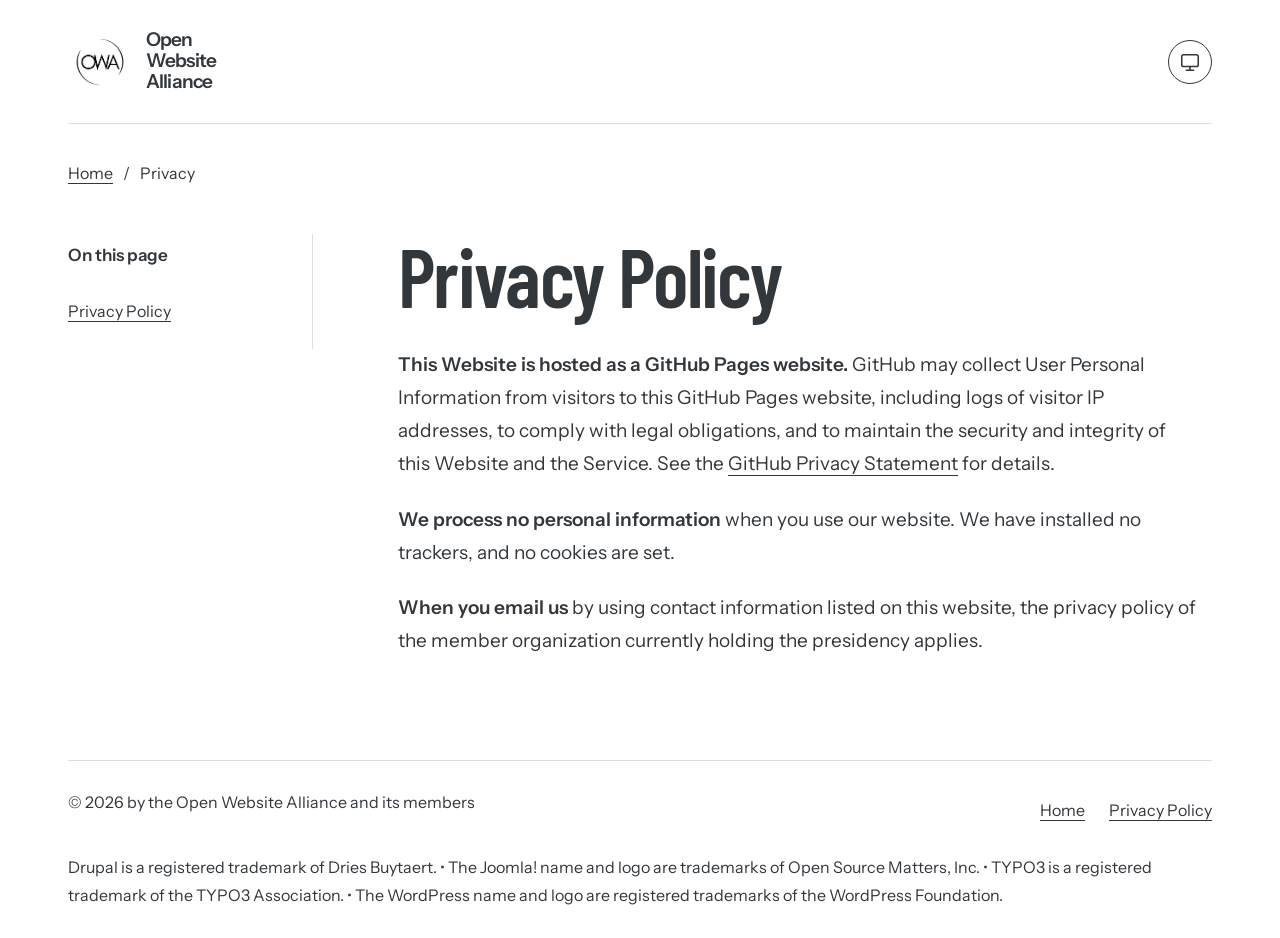
<file: site/privacy.html>
<!doctype html>

<html lang="en"
  ><head
    ><meta charset="utf-8" /><meta content="width=device-width,initial-scale=1" name="viewport" />
    <meta content="noindex,nofollow" name="robots" /><meta
      content="Privacy Policy."
      name="description" />
    <title>Privacy Policy — Open Website Alliance</title
    ><link href="images/logos/OWA%20logo.png" rel="icon" type="image/png" />
    <script src="assets/theme.js?v=981907ee83bb"></script
    ><link href="assets/site.css?v=e73f342534eb" rel="stylesheet" /><meta
      content="no-referrer"
      name="referrer" /><meta content="website" property="og:type" /><meta
      content="Open Website Alliance"
      property="og:site_name" /><meta
      content="Privacy Policy — Open Website Alliance"
      property="og:title" /><meta content="Privacy Policy." property="og:description" /><meta
      content="summary"
      name="twitter:card" /><meta
      content="Privacy Policy — Open Website Alliance"
      name="twitter:title" /><meta content="Privacy Policy." name="twitter:description" /><meta
      content="https://eidolonnight.github.io/owa-website/images/logos/OWA%20logo.png"
      property="og:image" /><meta
      content="Open Website Alliance logo"
      property="og:image:alt" /><meta
      content="https://eidolonnight.github.io/owa-website/images/logos/OWA%20logo.png"
      name="twitter:image" /><meta
      content="Open Website Alliance logo"
      name="twitter:image:alt" /><link
      href="https://eidolonnight.github.io/owa-website/privacy.html"
      rel="canonical" /><meta
      content="https://eidolonnight.github.io/owa-website/privacy.html"
      property="og:url" /></head
  ><body class="a-porcelain-ink document">
    <a class="skip" href="#main">Skip to content</a
    ><header class="masthead shell"
      ><a class="brand" href="index.html"
        ><img alt="" decoding="async" src="images/logos/OWA%20logo.png" /><span
          class="brand-wordmark"
          ><span>Open</span> <span>Website</span> <span>Alliance</span></span
        ></a
      ><div class="theme-control" hidden=""
        ><button
          aria-controls="theme-options"
          aria-expanded="false"
          aria-label="Color theme: System"
          data-preference="system"
          id="theme-mode"
          title="Color theme: System"
          type="button"
          ><svg
            aria-hidden="true"
            class="theme-icon theme-icon-system"
            focusable="false"
            viewbox="0 0 24 24"
          >
            <rect height="13" rx="2" width="18" x="3" y="4"></rect>
            <path d="M8 21h8m-4-4v4"></path></svg
          ><svg
            aria-hidden="true"
            class="theme-icon theme-icon-light"
            focusable="false"
            viewbox="0 0 24 24"
          >
            <circle cx="12" cy="12" r="4"></circle>
            <path
              d="M12 2v2m0 16v2M2 12h2m16 0h2M5 5l1.5 1.5m11 11L19 19M5 19l1.5-1.5m11-11L19 5"
            ></path></svg
          ><svg
            aria-hidden="true"
            class="theme-icon theme-icon-dark"
            focusable="false"
            viewbox="0 0 24 24"
          >
            <path d="M20.8 13.1A9 9 0 0 1 10.9 3.2a9 9 0 1 0 9.9 9.9Z"></path></svg></button
        ><div aria-label="Color theme" hidden="" id="theme-options" role="group"
          ><button aria-pressed="true" data-theme-choice="system" type="button">System</button
          ><button aria-pressed="false" data-theme-choice="light" type="button">Light</button
          ><button aria-pressed="false" data-theme-choice="dark" type="button">Dark</button></div
        ></div
      ></header
    >
    <nav aria-label="Breadcrumb" class="document-breadcrumb shell"
      ><a href="index.html">Home</a><span aria-hidden="true"> / </span
      ><span aria-current="page">Privacy</span></nav
    ><main class="document-layout shell" id="main" tabindex="-1"
      ><aside class="document-toc"
        ><nav aria-label="On this page" class="desktop-toc"
          ><p class="section-label">On this page</p
          ><ul
            ><li><a href="#privacy-policy">Privacy Policy</a></li></ul
          ></nav
        ><details class="mobile-toc"
          ><summary>On this page</summary
          ><nav aria-label="On this page"
            ><ul
              ><li><a href="#privacy-policy">Privacy Policy</a></li></ul
            ></nav
          ></details
        ></aside
      ><article class="document-content" data-source-document="privacy">
        <h1 id="privacy-policy">Privacy Policy</h1>
        <p>
          <strong>This Website is hosted as a GitHub Pages website.</strong> GitHub may collect User
          Personal Information from visitors to this GitHub Pages website, including logs of visitor
          IP addresses, to comply with legal obligations, and to maintain the security and integrity
          of this Website and the Service. See the
          <a
            aria-describedby="external-link-hint"
            href="https://help.github.com/en/github/site-policy/github-privacy-statement"
            rel="noopener noreferrer"
            target="_blank"
            >GitHub Privacy Statement</a
          >
          for details.
        </p>
        <p>
          <strong>We process no personal information</strong> when you use our website. We have
          installed no trackers, and no cookies are set.
        </p>
        <p>
          <strong>When you email us</strong> by using contact information listed on this website,
          the privacy policy of the member organization currently holding the presidency applies.
        </p>
      </article></main
    ><footer class="footer shell"
      ><span>© <span data-copyright-year>2026</span> by the Open Website Alliance and its members</span
      ><nav aria-label="Footer"
        ><a href="index.html">Home</a><a href="privacy.html">Privacy Policy</a></nav
      ><p class="legal"
        >Drupal is a registered trademark of Dries Buytaert. • The Joomla! name and logo are
        trademarks of Open Source Matters, Inc. • TYPO3 is a registered trademark of the TYPO3
        Association. • The WordPress name and logo are registered trademarks of the WordPress
        Foundation.</p
      ><span class="visually-hidden" id="external-link-hint">Opens in a new tab.</span></footer
    >
  </body></html
>
</file>
<file: site/assets/site.css>
@import url("palette.css?v=parallel-voices-1");
@font-face{font-family:"Barlow Condensed";src:url("fonts/barlow-condensed-500.woff2") format("woff2");font-style:normal;font-weight:500;font-display:swap}
@font-face{font-family:"Barlow Condensed";src:url("fonts/barlow-condensed-600.woff2") format("woff2");font-style:normal;font-weight:600;font-display:swap}
@font-face{font-family:"Instrument Sans";src:url("fonts/instrument-sans-400.woff2") format("woff2");font-style:normal;font-weight:400;font-display:swap}
@font-face{font-family:"Instrument Sans";src:url("fonts/instrument-sans-500.woff2") format("woff2");font-style:normal;font-weight:500;font-display:swap}
@font-face{font-family:"Instrument Sans";src:url("fonts/instrument-sans-600.woff2") format("woff2");font-style:normal;font-weight:600;font-display:swap}
@font-face{font-family:"Instrument Sans";src:url("fonts/instrument-sans-700.woff2") format("woff2");font-style:normal;font-weight:700;font-display:swap}
/* Parallel Voices. All visible text is at least 1rem; browser zoom is unrestricted. */
:root { --paper:var(--owa-background); --ink:var(--owa-text); --muted:var(--owa-text); --rule:var(--owa-divider); --accent:var(--owa-action); --control:var(--owa-control-border); --button-ink:var(--owa-on-action); --hover:var(--owa-porcelain); --news-paper:var(--owa-porcelain); --logo-paper:transparent; --member-frame:transparent; --display:"Barlow Condensed","Arial Narrow",Arial,sans-serif; --sans:"Instrument Sans",Arial,sans-serif; }
:root[data-theme="dark"] { --muted:var(--owa-mist); --rule:var(--owa-wordpress); --hover:var(--owa-wordpress); --news-paper:var(--owa-wordpress); --logo-paper:var(--owa-porcelain); --member-frame:var(--owa-mist); }
@media(prefers-color-scheme:dark) {
  :root:not([data-theme="light"]) { --muted:var(--owa-mist); --rule:var(--owa-wordpress); --hover:var(--owa-wordpress); --news-paper:var(--owa-wordpress); --logo-paper:var(--owa-porcelain); --member-frame:var(--owa-mist); }
}
* { box-sizing:border-box; }
[hidden] { display:none!important; }
html { scroll-behavior:auto; background:var(--paper); }
/* Keep contents links and theme controls clear of short/zoomed viewport edges. */
html:has(.document-toc a:focus-visible,.theme-control button:focus-visible,.member-socials a:focus-visible) { scroll-padding-block:30vh; }
body { margin:0; color:var(--ink); background:var(--paper); font-family:var(--sans); font-size:1.0625rem; line-height:1.7; overflow-wrap:anywhere; -webkit-font-smoothing:antialiased; }
a { color:inherit; text-underline-offset:.25em; }
a:hover { text-decoration-thickness:2px; }
:where(a,button,select,summary):focus-visible { outline:3px solid var(--owa-focus); outline-offset:4px; }
:target { scroll-margin-top:2rem; }
.shell { width:min(1260px,calc(100% - 136px)); margin-inline:auto; }
.visually-hidden { position:absolute; width:1px; height:1px; padding:0; margin:-1px; overflow:hidden; clip-path:inset(50%); white-space:nowrap; border:0; }
.skip { position:absolute; left:-9999px; top:10px; padding:15px; color:var(--ink); background:var(--paper); z-index:9; }
.skip:focus { left:10px; }
.masthead { position:relative; display:flex; flex-wrap:wrap; align-items:center; justify-content:space-between; min-height:124px; padding-block:20px; gap:16px 24px; border-bottom:1px solid var(--rule); }
.brand { display:inline-flex; gap:14px; align-items:center; text-decoration:none; font-size:1.1875rem; line-height:1.1; font-weight:600; letter-spacing:-.045em; }
.brand img { width:64px; height:64px; padding:5px; object-fit:contain; background:var(--logo-paper); border-radius:50%; }
.brand-wordmark>span { display:block; }
/* Anchor the menu to the header, even when its trigger wraps to the left. */
.theme-control { display:inline-flex; align-items:center; }
.theme-control button { font:inherit; font-size:1rem; line-height:1.5; min-height:44px; color:var(--ink); background:var(--paper); border:1px solid var(--control); cursor:pointer; }
#theme-mode { display:grid; place-items:center; width:44px; height:44px; padding:10px; border-radius:50%; }
.theme-icon { display:none; width:22px; height:22px; fill:none; stroke:currentColor; stroke-width:1.7; stroke-linecap:round; stroke-linejoin:round; }
#theme-mode[data-preference="system"] .theme-icon-system,#theme-mode[data-preference="light"] .theme-icon-light,#theme-mode[data-preference="dark"] .theme-icon-dark { display:block; }
#theme-options { position:absolute; top:calc(100% + 12px); right:0; z-index:5; width:11rem; max-width:calc(100vw - 40px); padding:10px; display:grid; gap:8px; background:var(--owa-surface); border:1px solid var(--control); }
#theme-options button { padding:8px 12px; text-align:left; border-radius:0; }
#theme-options button[aria-pressed="true"] { font-weight:600; text-decoration:underline; text-underline-offset:.25em; background:var(--hover); }
.theme-control button:hover { background:var(--hover); }
.eyebrow,.section-label { font-size:1.0625rem; font-weight:600; letter-spacing:0; line-height:1.5; margin:0; }
.eyebrow { color:var(--muted); margin-bottom:24px; }
h1,.principle,.details h2,.news h2,.news h3 { font-family:var(--display); font-synthesis:none; font-weight:600; }
h1 { font-size:6.5625rem; line-height:1.02; letter-spacing:-.02em; margin:0 0 29px; }
h1 em { font-style:normal; font-weight:600; color:inherit; }
.hero { display:grid; grid-template-columns:minmax(0,1fr) 246px; gap:60px; padding:55px 0 24px; }
/* The artwork owns a grid cell; enlarged text can grow without an overlay. */
.hero-copy { min-width:0; container-type:inline-size; display:grid; grid-template-columns:minmax(0,610px) minmax(0,1fr); grid-template-rows:auto auto 1fr; column-gap:44px; }
.hero h1 { grid-column:1/-1; font-size:clamp(2.9375rem,13.85cqi,8.25rem); line-height:.94; letter-spacing:-.018em; text-transform:uppercase; margin:0 0 34px; }
.intro { grid-column:1; grid-row:2; font-size:1.1875rem; line-height:1.65; max-width:610px; margin:0 0 32px; }
.actions { grid-column:1; grid-row:3; align-self:start; display:flex; gap:22px; flex-wrap:wrap; align-items:center; font-size:1.0625rem; font-weight:500; }
.primary { display:inline-flex; align-items:center; justify-content:space-between; gap:28px; min-height:55px; padding:13px 20px; text-decoration:none; background:var(--accent); color:var(--button-ink); border:1px solid var(--accent); border-radius:2px; }
.primary:hover { text-decoration:underline; background:var(--owa-action-hover); border-color:var(--owa-action-hover); }
.primary span { font-size:1.1875rem; line-height:1; }
.secondary { display:inline-flex; align-items:center; gap:12px; min-height:51px; padding:10px 0; text-decoration:none; border-bottom:1px solid var(--rule); }
.polygon-art { display:block; min-width:0; max-width:100%; pointer-events:none; user-select:none; }
.polygon-art img { display:block; width:100%; height:auto; }
.hero-art { grid-column:2; grid-row:2/4; align-self:start; width:300px; }
.principles { padding:9px 0 0 30px; border-left:1px solid var(--rule); }
.principles .section-label { color:var(--muted); margin-bottom:20px; }
.principle { font-size:2.625rem; font-weight:500; line-height:1.13; letter-spacing:-.01em; margin:0; padding:13px 0; border-bottom:1px solid var(--rule); }
.principles a { display:inline-flex; align-items:center; gap:12px; font-size:1rem; font-weight:500; margin-top:24px; min-height:44px; line-height:1.6; }
.members { padding:30px 0 36px; border-top:1px solid var(--rule); }
.member-heading { display:flex; flex-wrap:wrap; align-items:center; justify-content:space-between; gap:16px; min-height:56px; margin:0 0 28px; }
.members-art { width:146px; margin-inline-start:auto; }
.member-grid { display:grid; grid-template-columns:repeat(4,minmax(0,1fr)); gap:30px; }
.member { display:flex; flex-direction:column; align-items:flex-start; min-width:0; }
.member-logo { position:relative; display:flex; align-items:center; width:220px; max-width:100%; height:72px; padding:18px; margin:0 0 16px; background:transparent; }
/* Equal decorative accents, separate from the unchanged official artwork. */
.member-logo::after { content:""; position:absolute; inset-inline-start:18px; bottom:0; width:48px; height:4px; background:var(--member-accent); box-shadow:0 0 0 1px var(--member-frame); }
.member-logo[href="https://www.drupal.org"] { --member-accent:var(--owa-drupal); }
.member-logo[href="https://www.joomla.org"] { --member-accent:var(--owa-joomla); }
.member-logo[href="https://www.typo3.com"] { --member-accent:var(--owa-typo3); }
.member-logo[href="https://wordpress.org"] { --member-accent:var(--owa-wordpress); }
.member-logo picture { display:block; width:100%; }
.member-logo img { display:block; width:100%; height:36px; object-fit:contain; object-position:left center; }
.member .by { font-size:1rem; color:var(--muted); margin:0 0 4px; }
.member .org { display:inline-flex; align-items:center; min-height:44px; font-size:1.0625rem; line-height:1.5; font-weight:500; }
.member-socials { list-style:none; display:flex; flex-wrap:wrap; gap:4px; align-content:flex-start; margin:14px 0 0; padding:0; max-width:min(100%,calc(5 * 44px + 4 * 4px)); }
.member-socials li { margin:0; padding:0; }
.member-socials a { scroll-margin-block:12px; display:inline-flex; align-items:center; justify-content:center; width:44px; height:44px; padding:10px; color:var(--muted); text-decoration:none; border:1px solid transparent; }
.member-socials svg { display:block; width:22px; height:22px; fill:currentColor; }
.member-socials a:hover { color:var(--accent); background:var(--hover); border-color:var(--control); }
.leadership { display:grid; grid-template-columns:190px 1fr auto; gap:20px; align-items:center; border-top:1px solid var(--rule); border-bottom:1px solid var(--rule); padding:20px 0; font-size:1rem; line-height:1.6; }
.leadership strong { font-weight:600; }
.leadership span { color:var(--muted); }
.leadership a { padding-block:8px; }
.below { padding:53px 0 60px; }
.mission { font-size:2.3125rem; font-weight:400; line-height:1.33; letter-spacing:-.035em; max-width:1110px; margin:0 0 62px; }
.details { display:grid; grid-template-columns:repeat(2,minmax(0,1fr)); gap:100px; }
.details h2,.news h2 { font-size:3rem; line-height:1.12; letter-spacing:-.015em; margin:0 0 18px; }
.details p,.details li { font-size:1.0625rem; line-height:1.8; }
.details ul { padding-left:20px; }
.affiliates-art { width:205px; margin-top:28px; padding-block:6px; }
/* A real full-width section, without shadow/clip tricks that could clip focus. */
.news { --rule:var(--owa-divider); padding:45px 0 60px; border-top:1px solid var(--rule); background:var(--news-paper); }
.news-heading { display:flex; flex-wrap:wrap; justify-content:space-between; align-items:center; gap:16px; min-height:68px; margin-bottom:32px; }
.news h2 { margin:0; }
.news-art { width:185px; margin-inline-start:auto; }
.news-list { list-style:none; padding:0; margin:0; }
.news-list>li { padding:0; margin:0; }
.news article { display:grid; grid-template-columns:12rem minmax(0,1fr); gap:40px; min-width:0; padding:28px 0; border-top:1px solid var(--rule); }
.news-story { min-width:0; max-width:49rem; }
.news article>time { padding-top:5px; }
.news time,.news .news-publisher { font-size:1rem; color:var(--muted); }
.news h3 { font-size:2.125rem; font-weight:500; letter-spacing:-.01em; line-height:1.12; margin:0 0 12px; text-wrap:pretty; }
.news h3 a { text-decoration-thickness:1px; text-underline-offset:.15em; }
.news p { font-size:1.0625rem; line-height:1.7; margin:0 0 12px; max-width:65ch; }
.news .news-coverage-label { display:inline; font-weight:500; margin:0 12px 0 0; }
.news .news-sources { display:inline; margin:0; list-style:none; padding:0; }
.news-sources li { display:inline; }
.news-sources li+li { margin-inline-start:20px; }
.news-sources a { display:inline-block; padding-block:8px; }
.footer { border-top:1px solid var(--rule); display:flex; justify-content:space-between; gap:20px 24px; flex-wrap:wrap; padding:28px 0; font-size:1rem; line-height:1.7; color:var(--muted); }
.footer nav { display:flex; flex-wrap:wrap; gap:12px 24px; }
.footer nav a { display:inline-block; min-height:44px; padding-block:8px; }
.footer .legal { flex-basis:100%; font-size:1rem; line-height:1.8; margin:0; }
/* Source document text, original IDs and recursive lists remain intact. */
.document-breadcrumb { font-size:1rem; color:var(--muted); padding-top:28px; display:flex; flex-wrap:wrap; align-items:center; gap:10px; min-height:62px; }
.document-breadcrumb a { display:inline-block; padding-block:8px; min-height:44px; }
.document-layout { display:grid; grid-template-columns:245px minmax(0,1fr); gap:85px; align-items:start; padding-top:38px; padding-bottom:80px; }
/* Normal page scrolling keeps long/enlarged contents lists keyboard-visible. */
.document-toc { padding:9px 28px 16px 0; border-right:1px solid var(--rule); }
.document-toc .section-label { color:var(--muted); margin-bottom:20px; }
.document-toc ul { list-style:none; padding:0; margin:0; display:grid; gap:8px; }
.document-toc a { scroll-margin-block:12px; display:block; padding:10px 0; min-height:44px; font-size:1rem; line-height:1.5; }
.mobile-toc { display:none; }
.document-content { max-width:800px; min-width:0; font-size:1.1875rem; line-height:1.75; overflow-wrap:anywhere; }
.document-content h1 { font-size:5.125rem; line-height:1.02; letter-spacing:-.02em; margin:0 0 30px; }
.document-content h2 { font-family:var(--display); font-synthesis:none; font-weight:500; font-size:2.625rem; line-height:1.1; letter-spacing:-.015em; margin:50px 0 20px; color:var(--ink); }
.document-content h1+p { margin-top:0; }
.document-content p { margin:0 0 22px; }
.document-content p:empty { display:none; }
.document-content small { font-size:1rem; color:var(--muted); }
.document-content strong { font-weight:600; }
.document-content a { text-decoration-thickness:1px; }
.document-content ol,.document-content ul { margin:0 0 25px; padding-left:1.55em; }
.document-content li { padding-left:.3em; margin:0 0 14px; }
.document-content li::marker { color:var(--accent); }
.document-content li ul,.document-content li ol { margin-top:10px; margin-bottom:18px; }
.document-content li li { margin-bottom:8px; }
.document-content hr { border:0; border-top:1px solid var(--rule); margin:64px 0 48px; }
.document-content #open-web-manifesto { font-size:3.5625rem; max-width:600px; line-height:1.1; margin-top:0; }
.not-found { padding-block:85px 115px; }
.not-found h1 { font-size:6.5625rem; line-height:1.05; letter-spacing:-.02em; max-width:900px; margin:0 0 28px; }
.not-found p:not(.eyebrow) { font-size:1.125rem; line-height:1.8; max-width:630px; margin:0 0 30px; }
@media(max-width:1150px) {
  .shell { width:calc(100% - 88px); }
  .hero { grid-template-columns:minmax(0,1fr) 230px; gap:40px; padding-bottom:40px; }
  .hero-copy { display:block; } .hero-art { width:190px; margin:24px 0 0 auto; }
  .actions { gap:18px; }
  .principles { padding-left:26px; } .principle { font-size:2.375rem; }
  .member-grid { grid-template-columns:repeat(2,minmax(0,1fr)); gap:32px; }
  .leadership { grid-template-columns:180px 1fr; gap:8px 20px; } .leadership a { grid-column:2; }
  .document-layout { grid-template-columns:220px minmax(0,1fr); gap:50px; } .document-content h1 { font-size:4.5rem; }
}
@media(max-width:850px) {
  .shell { width:calc(100% - 48px); }
  .hero { grid-template-columns:minmax(0,1fr) 210px; gap:27px; }
  .hero-art { width:170px; }
  .principles { padding-left:20px; } .principle { font-size:2.0625rem; }
  .intro { font-size:1.125rem; } .mission { font-size:2.125rem; } .details { gap:40px; }
  .news article { grid-template-columns:10rem minmax(0,1fr); gap:28px; }
  .document-layout { grid-template-columns:190px minmax(0,1fr); gap:32px; } .document-toc { padding-right:18px; }
  .document-content h1 { font-size:3.9375rem; } .document-content h2 { font-size:2.3125rem; }
}
@media(max-width:650px) {
  .shell { width:calc(100% - 40px); } .masthead { min-height:0; padding-block:18px; gap:16px; }
  .brand { gap:10px; font-size:1.0625rem; } .brand img { width:54px; height:54px; }
  .hero { display:block; padding:34px 0 31px; } .hero h1 { font-size:clamp(2.9375rem,15.2cqi,5.875rem); line-height:.96; letter-spacing:-.02em; margin-bottom:24px; }
  .intro { font-size:1.0625rem; margin-bottom:24px; } .primary { gap:16px; padding:14px 15px; }
  .actions { font-size:1rem; gap:12px 19px; } .hero-art { margin-top:26px; }
  .principles { margin-top:35px; border-left:0; border-top:1px solid var(--rule); padding:23px 0 0; display:flex; flex-wrap:wrap; gap:12px 20px; }
  .principles .section-label { flex-basis:100%; margin:0; } .principle { font-size:1.875rem; line-height:1.2; border:0; padding:0; }
  .principles a { flex-basis:100%; margin-top:0; }
  .section-label { font-size:1rem; }
  .members { padding-block:26px 31px; } .member-grid { gap:32px 24px; }
  .member-heading { min-height:44px; } .members-art { width:96px; }
  .member-logo { height:62px; padding:16px; margin-bottom:12px; } .member-logo img { height:30px; } .member .org { font-size:1rem; align-items:flex-start; }
  .member-logo::after { inset-inline-start:16px; }
  .member-socials { margin-top:12px; }
  .leadership { display:block; padding-block:20px; } .leadership .section-label { margin-bottom:12px; } .leadership a { display:block; margin-top:8px; }
  .below { padding-block:35px; } .mission { font-size:1.75rem; margin-bottom:36px; line-height:1.35; }
  .details { grid-template-columns:1fr; gap:28px; } .details h2,.news h2 { font-size:2.5rem; }
  .affiliates-art { width:170px; }
  .news article { display:block; padding:24px 0; } .news article>time { display:block; padding:0; margin:0 0 12px; }
  .news { padding-block:35px; } .news-heading { min-height:50px; margin-bottom:24px; } .news-art { width:110px; } .news h3 { font-size:1.875rem; }
  .footer { gap:16px; padding-block:23px; }
  .document-breadcrumb { padding-top:20px; min-height:0; } .document-layout { display:block; padding-top:20px; padding-bottom:42px; }
  .document-toc { position:static; border:0; padding:0; margin:0 0 30px; } .desktop-toc { display:none; }
  .mobile-toc { display:block; border-top:1px solid var(--rule); border-bottom:1px solid var(--rule); }
  .mobile-toc summary { padding:14px 0; font-size:1rem; cursor:pointer; min-height:48px; } .mobile-toc nav { padding:0 0 16px; }
  .document-content { font-size:1.125rem; } .document-content h1 { font-size:3.6875rem; line-height:1.02; letter-spacing:-.02em; margin-bottom:25px; }
  .document-content h2 { font-size:2.3125rem; margin-top:37px; margin-bottom:16px; } .document-content p { margin-bottom:19px; } .document-content li { margin-bottom:15px; }
  .document-content #open-web-manifesto { font-size:2.75rem; } .document-content hr { margin:46px 0 36px; }
  .not-found { padding-block:52px 74px; } .not-found h1 { font-size:3.6875rem; }
}
@media(max-width:360px) { .member-grid { grid-template-columns:1fr; } .hero h1 { overflow-wrap:anywhere; } }
@media(prefers-reduced-motion:reduce) { *,*::before,*::after { scroll-behavior:auto!important; } }
@media(forced-colors:active) { .polygon-art { display:none; } .member-socials a { border-color:LinkText; } .member-socials svg { fill:LinkText; } .primary { border-color:ButtonText; } }
@media print {
  :root,:root[data-theme] { color-scheme:light; --paper:#fff; --ink:#000; --muted:#000; --accent:#000; --rule:#777; --logo-paper:#fff; }
  body { color:#000; background:#fff; } .theme-control,.document-breadcrumb,.document-toc,.skip,.polygon-art { display:none!important; }
  .shell { width:100%; max-width:none; } .masthead { min-height:75px; } .document-layout { display:block; padding:30px 0; }
  .hero,.hero-copy { display:block; } .hero h1 { font-size:48pt; } .news { background:transparent; }
  .document-content { max-width:none; line-height:1.5; } .document-content h1 { font-size:30pt; }
  .document-content h2 { font-size:21pt; break-after:avoid; } .document-content li { break-inside:avoid; }
  .document-content a { color:#000; } .footer { margin-top:25px; }
}
</file>
